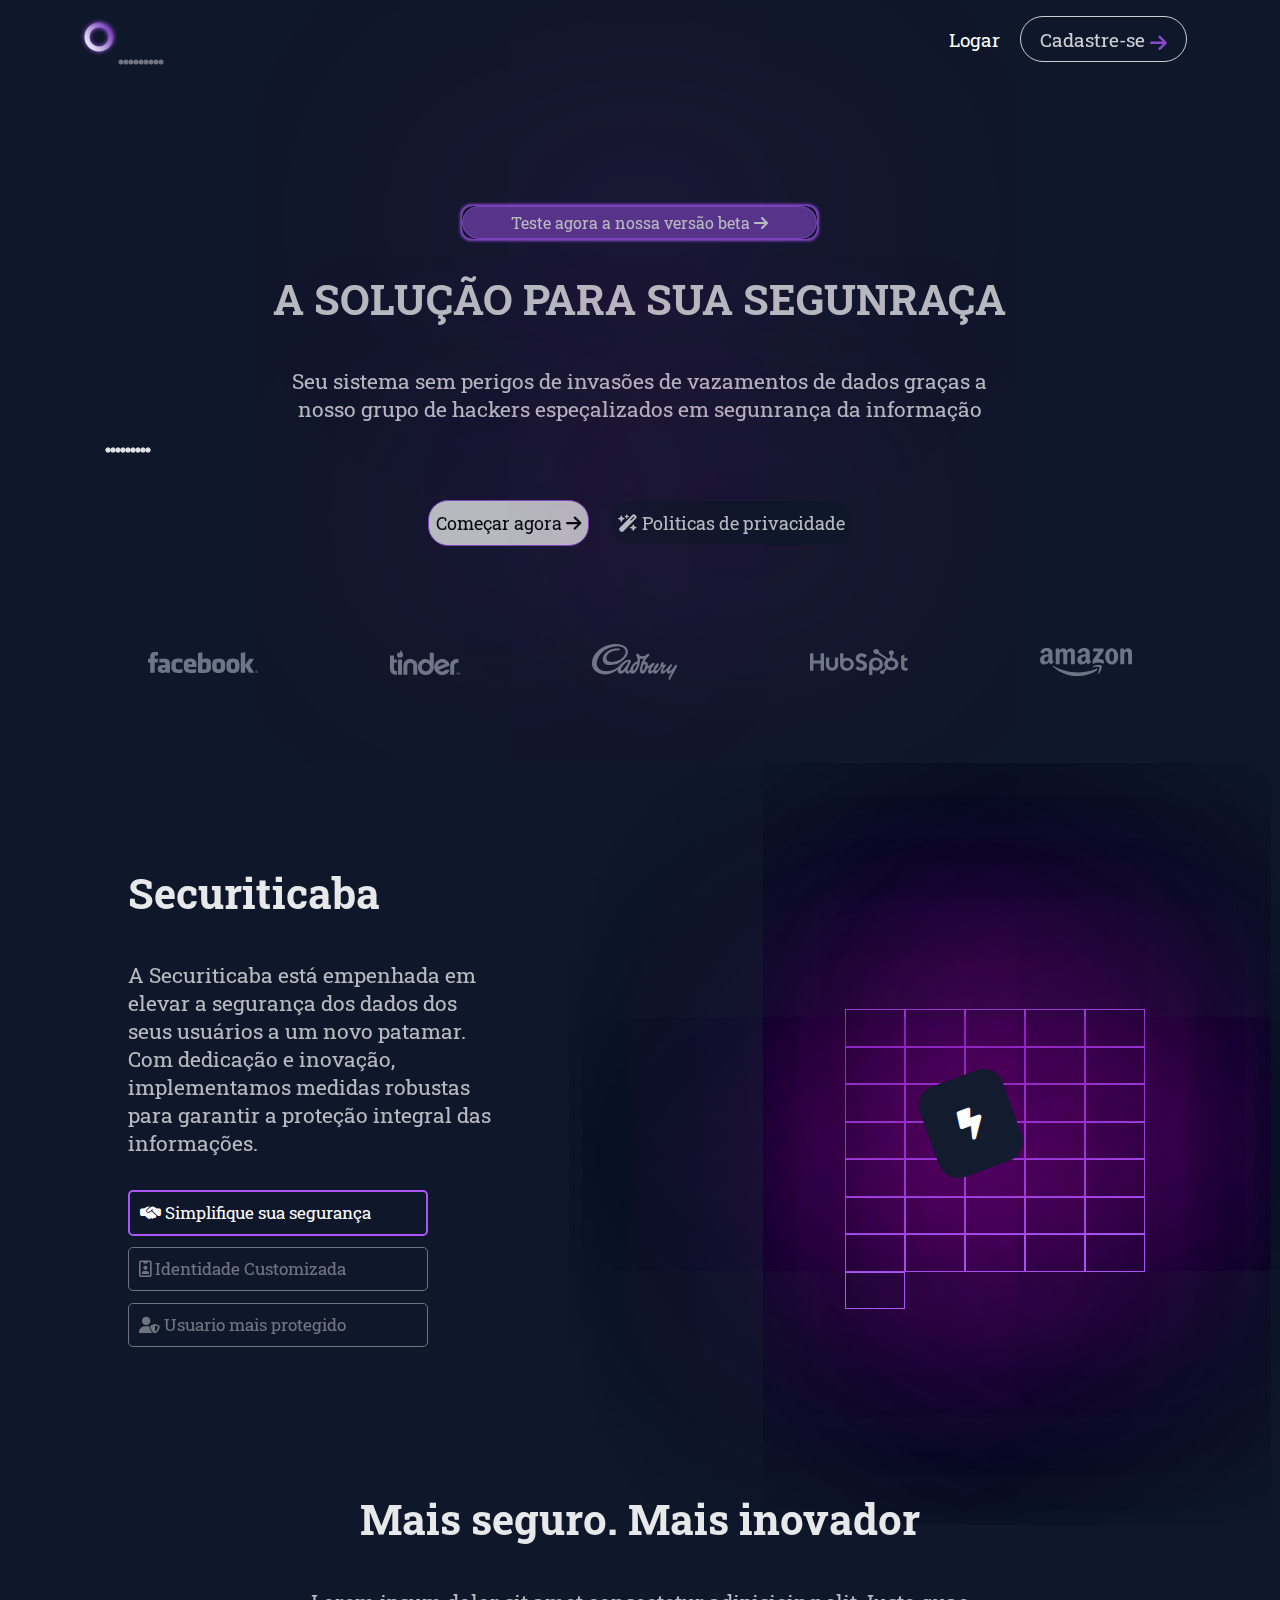
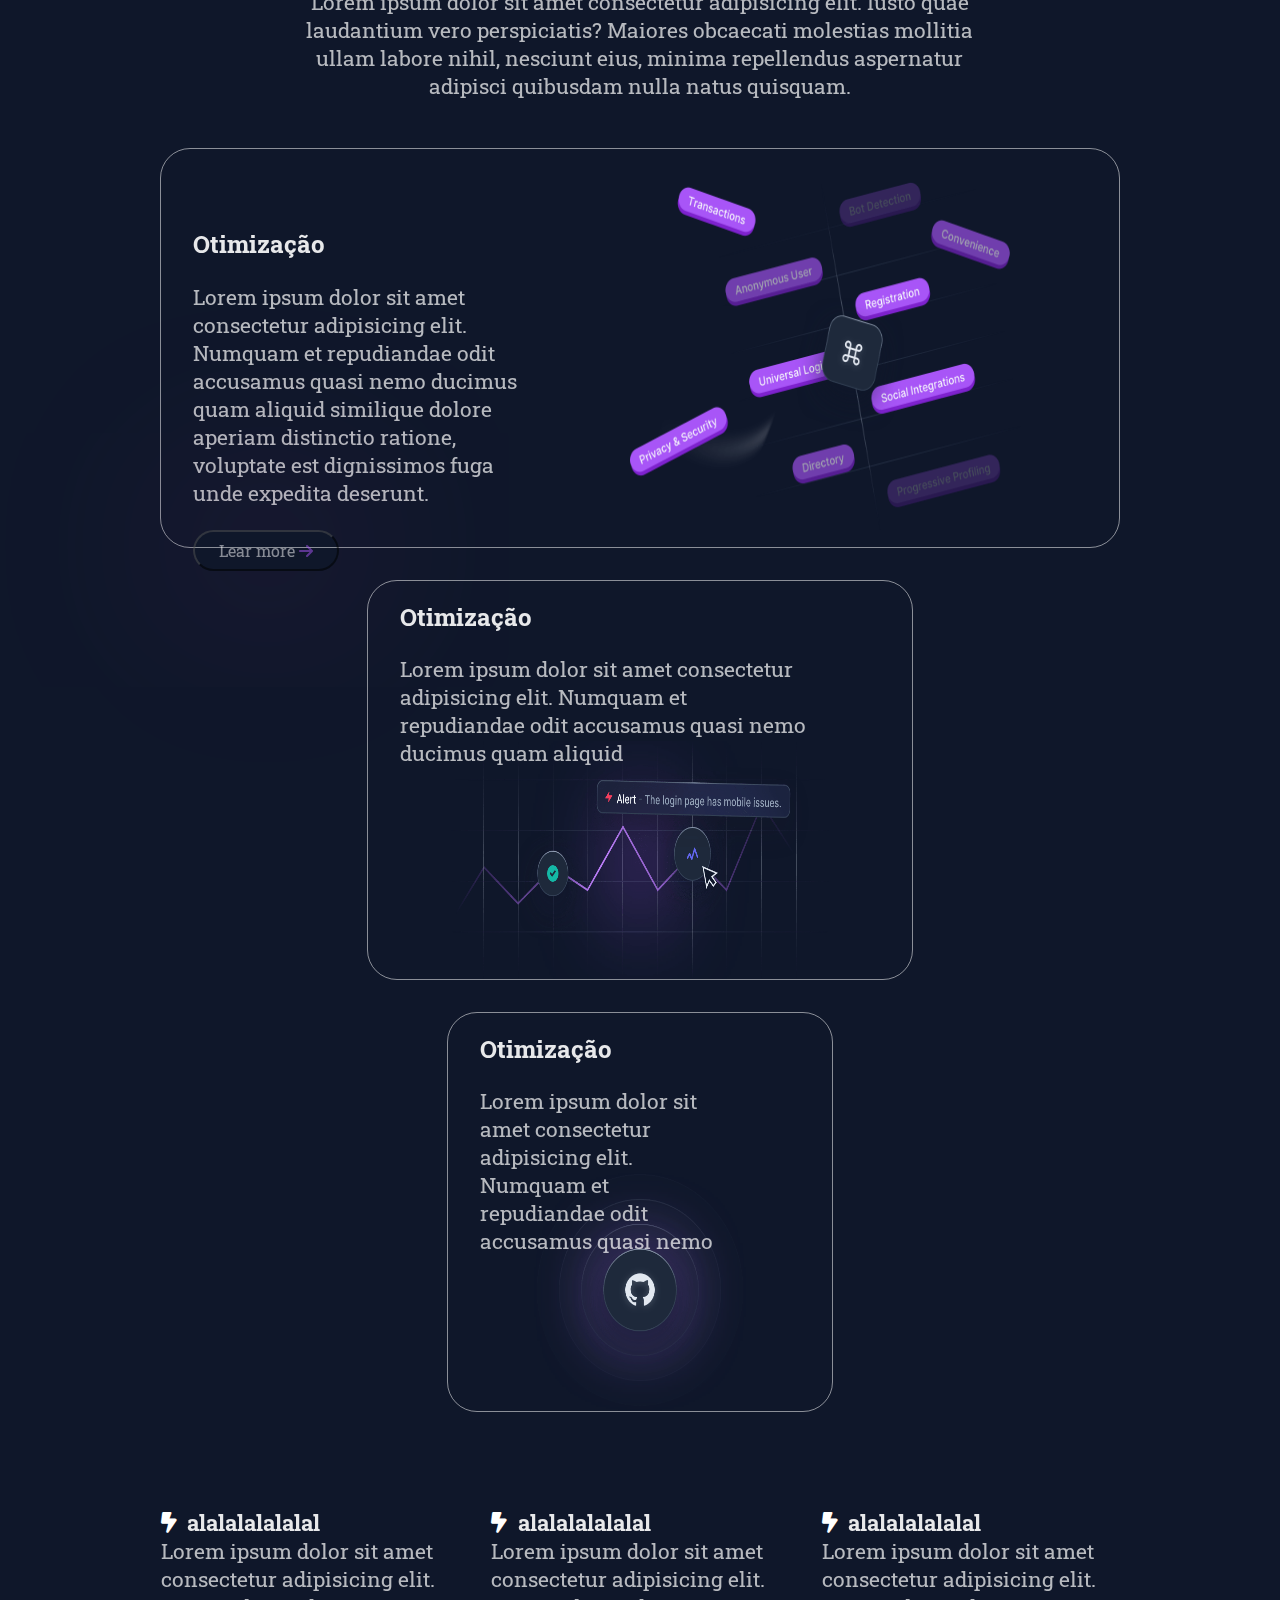
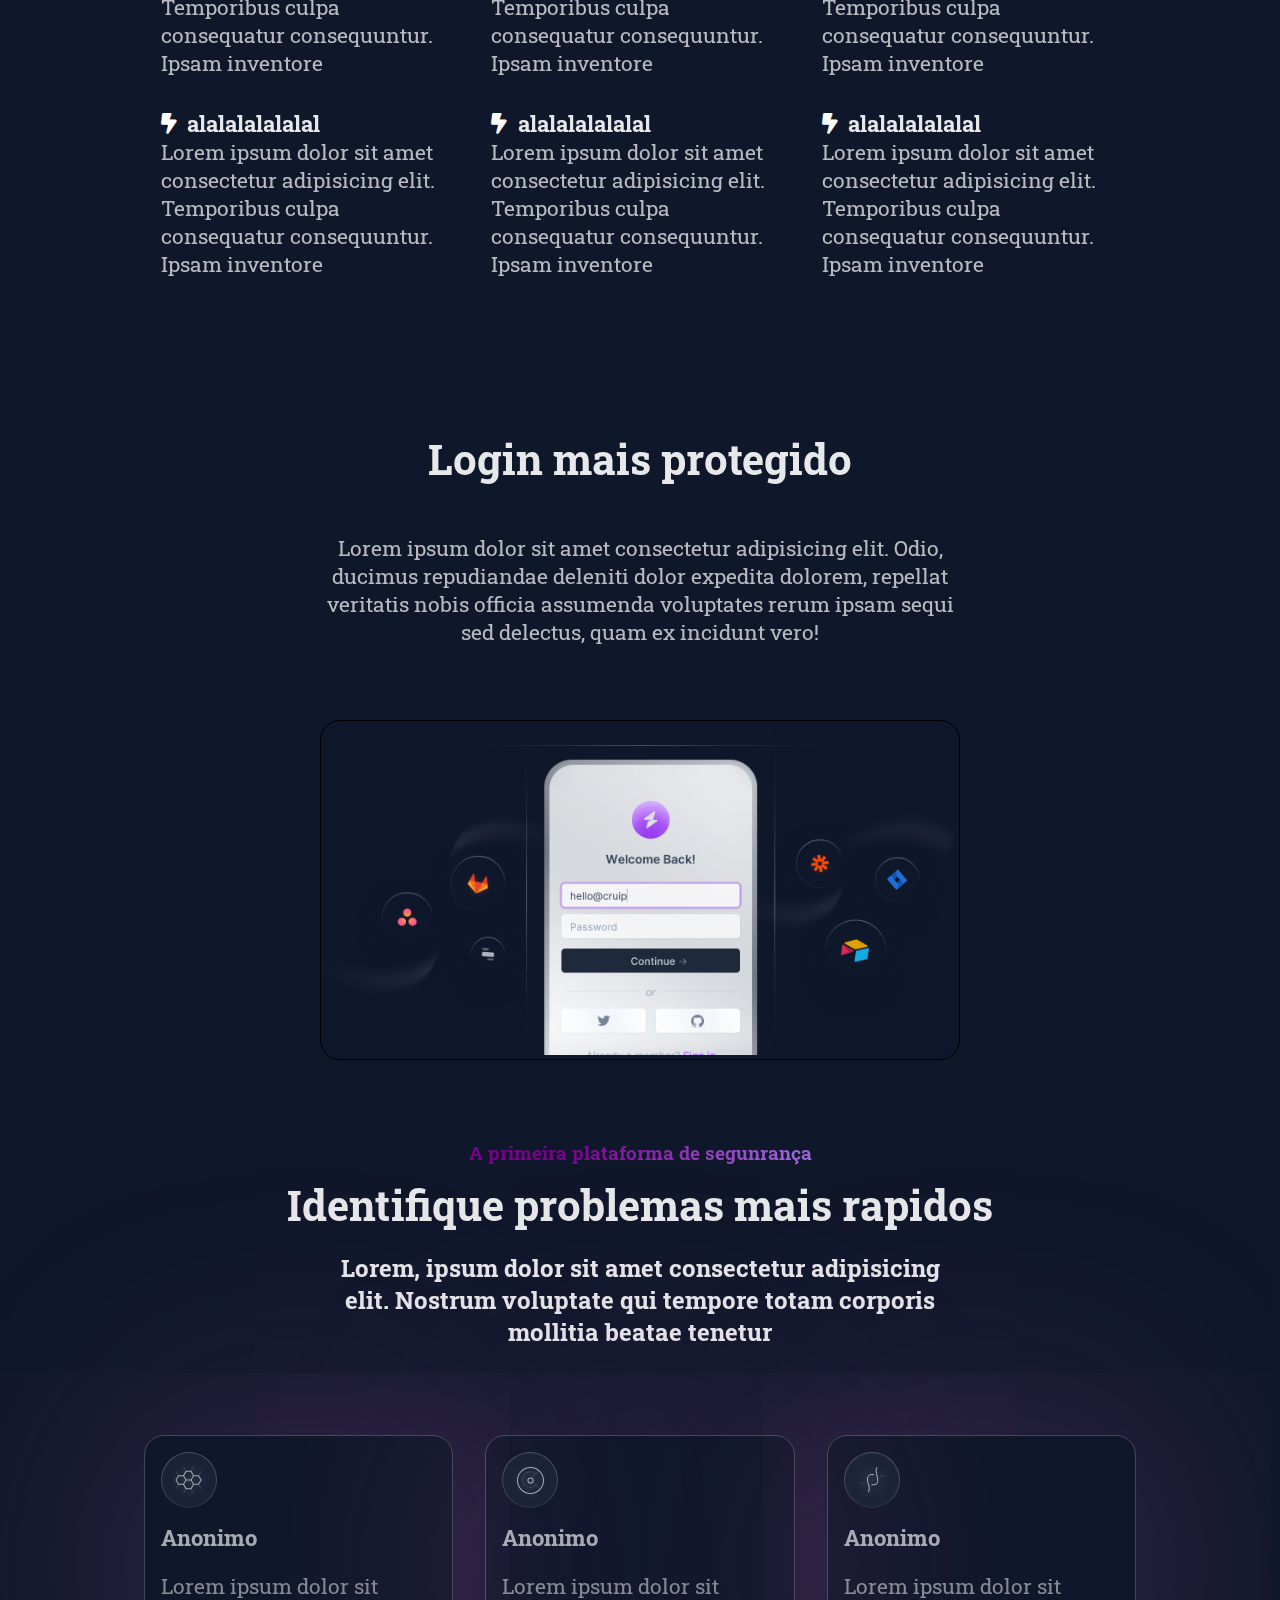
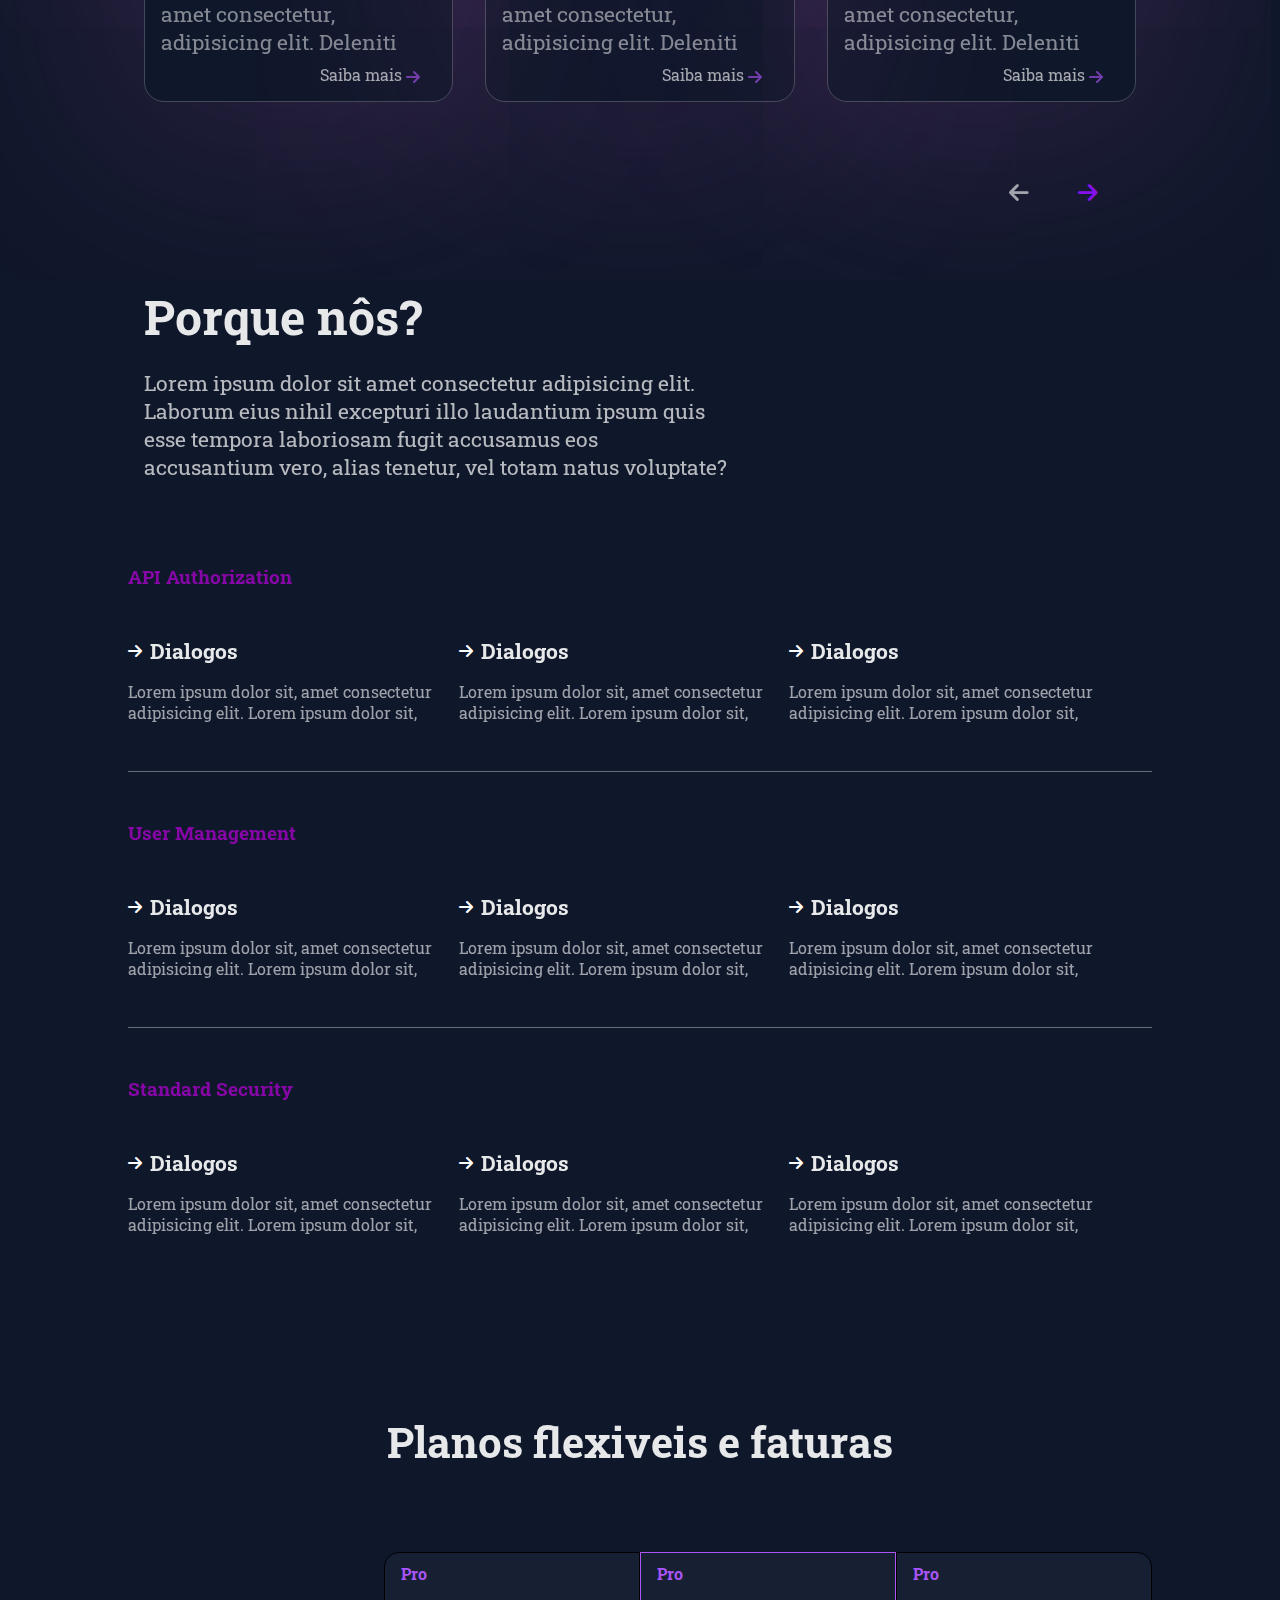
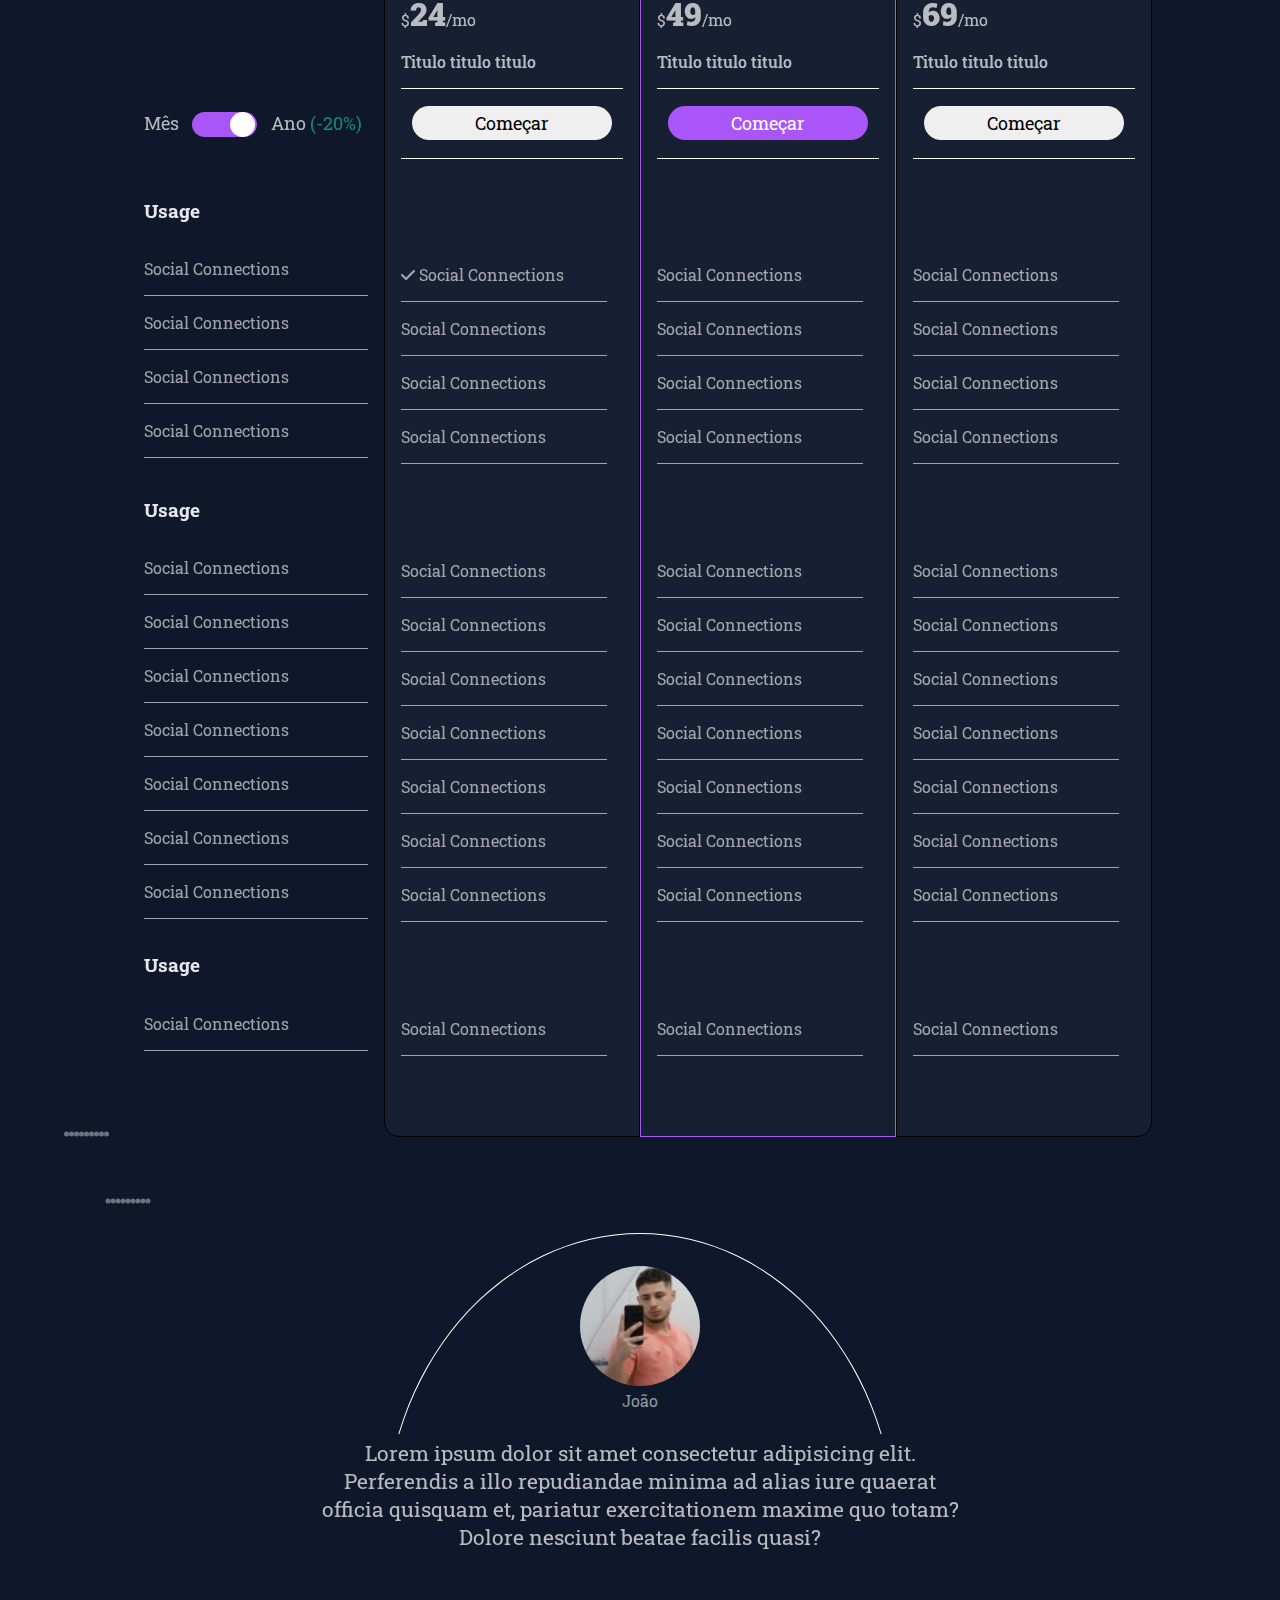
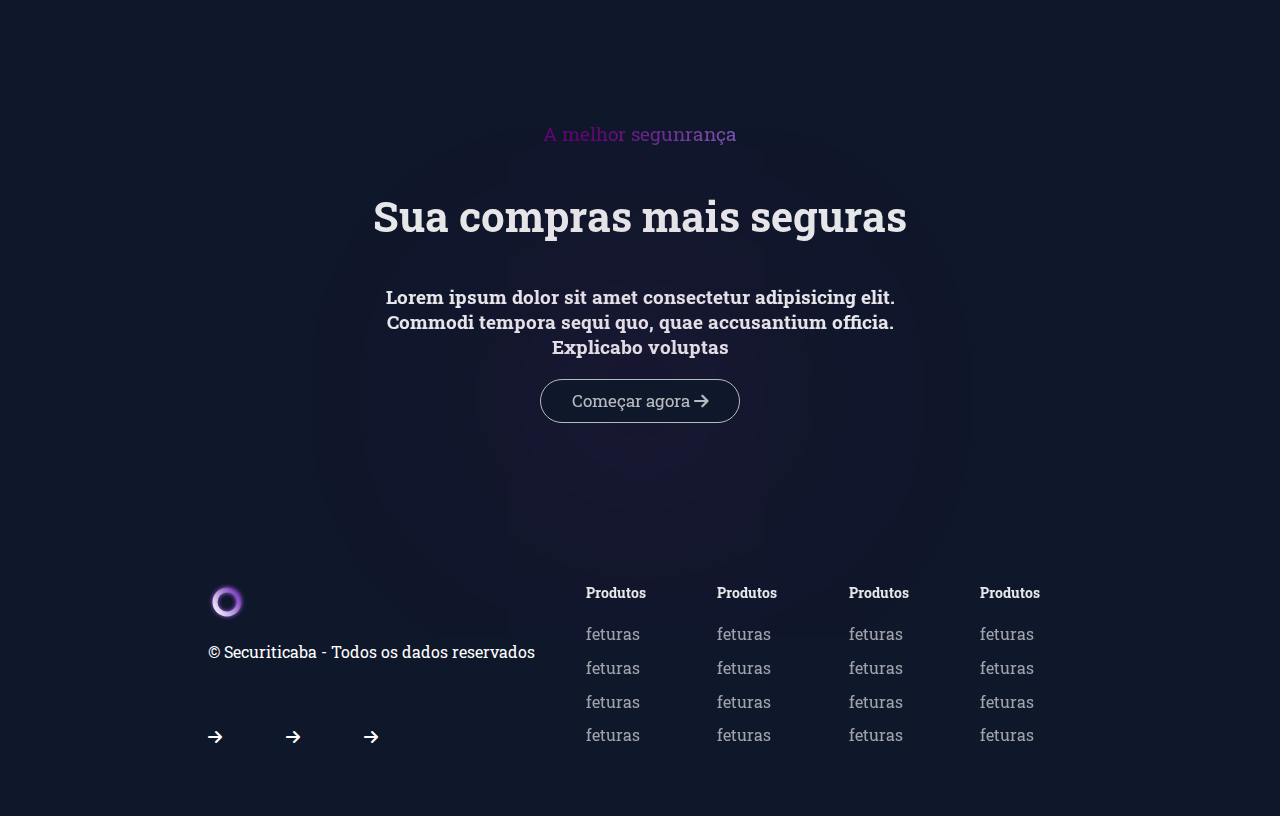
<file: index.html>
<!DOCTYPE html>
<html lang="en">
  <head>
    <meta charset="UTF-8" />
    <meta name="viewport" content="width=device-width, initial-scale=1.0" />
    <title>Document</title>
    <link rel="stylesheet" href="./style/home.css" />
    <link
      rel="stylesheet"
      href="https://cdnjs.cloudflare.com/ajax/libs/font-awesome/6.4.2/css/all.min.css"
    />
    <link rel="preconnect" href="https://fonts.googleapis.com" />
    <link rel="preconnect" href="https://fonts.gstatic.com" crossorigin />
    <link
      href="https://fonts.googleapis.com/css2?family=Merriweather:ital,wght@0,300;0,400;0,700;0,900;1,300;1,400;1,700;1,900&family=Playfair+Display:ital,wght@0,400;0,500;0,600;0,700;0,800;0,900;1,400;1,500;1,600;1,700;1,800;1,900&family=Roboto+Slab:wght@100;200;300;400;500;600;700;800;900&display=swap"
      rel="stylesheet"
    />
  </head>
  <body>
    <header class="content">
      <div class="top-header">
        <div class="logo">
          <figure><img src="./images/logo.svg" alt="" /></figure>
        </div>

        <nav>
          <ul>
            <li><a href="./pages/login.html">Logar</a></li>
            <li><a href="./pages/cadastrar.html">Cadastre-se</a> <i class="fa-solid fa-arrow-right"></i></li>
          </ul>
        </nav>
      </div>

      <div class="cont">
        <div class="bols">
          <div class="bol" style="--i: 111"></div>
          <div class="bol" style="--i: 200"></div>
          <div class="bol" style="--i: 141"></div>
          <div class="bol" style="--i: 11"></div>
          <div class="bol" style="--i: 20"></div>
          <div class="bol" style="--i: 401"></div>
          <div class="bol" style="--i: 26"></div>
          <div class="bol" style="--i: 60"></div>
          <div class="bol" style="--i: 30"></div>
        </div>
      </div>

      <div class="description-header">
        <button>
          Teste agora a nossa versão beta
          <i class="fa-solid fa-arrow-right"></i>
        </button>
        <h1>A SOLUÇÃO PARA SUA SEGUNRAÇA</h1>
        <p>
          Seu sistema sem perigos de invasões de vazamentos de dados graças a
          nosso grupo de hackers espeçalizados em segunrança da informação
        </p>
        <button>Começar agora <i class="fa-solid fa-arrow-right"></i></button>
        <button>
          <i class="fa-solid fa-wand-magic-sparkles"></i> Politicas de
          privacidade
        </button>
      </div>
      <!--description-header-->
      <div class="bols">
        <div class="bol" style="--i: 111"></div>
        <div class="bol" style="--i: 200"></div>
        <div class="bol" style="--i: 141"></div>
        <div class="bol" style="--i: 11"></div>
        <div class="bol" style="--i: 10"></div>
        <div class="bol" style="--i: 201"></div>
        <div class="bol" style="--i: 26"></div>
        <div class="bol" style="--i: 60"></div>
        <div class="bol" style="--i: 30"></div>
      </div>
    </header>

    <main class="content">
      <section class="sponsors">
        <div class="sponsors-single">
          <figure><img src="./images/client-01.svg" alt="" /></figure>
        </div>
        <div class="sponsors-single">
          <figure><img src="./images/client-02.svg" alt="" /></figure>
        </div>
        <div class="sponsors-single">
          <figure><img src="./images/client-04.svg" alt="" /></figure>
        </div>
        <div class="sponsors-single">
          <figure><img src="./images/client-08.svg" alt="" /></figure>
        </div>
        <div class="sponsors-single">
          <figure><img src="./images/client-09.svg" alt="" /></figure>
        </div>
      </section>

      <section class="categorys">
        <div class="description-categorys">
          <h1>Securiticaba</h1>
          <p>
            A <span>Securiticaba </span> está empenhada em elevar a segurança
            dos dados dos seus usuários a um novo patamar. Com dedicação e
            inovação, implementamos medidas robustas para garantir a proteção
            integral das informações.
          </p>
          <div class="butons-categorys">
            <button>
              <i class="fa-solid fa-handshake-simple"></i> Simplifique sua
              segurança
            </button>
            <button>
              <i class="fa-regular fa-id-badge"></i> Identidade Customizada
            </button>
            <button>
              <i class="fa-solid fa-user-shield"></i> Usuario mais protegido
            </button>
          </div>
          
        </div>
        <!--description-categorys-->

        <div class="image-categorys">
          <div class="images-quads"></div>
          <div class="images-quads"></div>
          <div class="images-quads"></div>
          <div class="images-quads"></div>
          <div class="images-quads"></div>
          <div class="images-quads"></div>
          <div class="images-quads"></div>
          <div class="images-quads"></div>
          <div class="images-quads"></div>
          <div class="images-quads"></div>
          <div class="images-quads"></div>
          <div class="images-quads"></div>
          <div class="images-quads"></div>
          <div class="images-quads"></div>
          <div class="images-quads"></div>
          <div class="images-quads"></div>
          <div class="images-quads"></div>
          <div class="images-quads"></div>
          <div class="images-quads"></div>
          <div class="images-quads"></div>
          <div class="images-quads"></div>
          <div class="images-quads"></div>
          <div class="images-quads"></div>
          <div class="images-quads"></div>
          <div class="images-quads"></div>
          <div class="images-quads"></div>
          <div class="images-quads"></div>
          <div class="images-quads"></div>
          <div class="images-quads"></div>
          <div class="images-quads"></div>
          <div class="images-quads"></div>
          <div class="images-quads"></div>
          <div class="images-quads"></div>
          <div class="images-quads"></div>
          <div class="images-quads"></div>
          <div class="images-quads"></div>
          <figure><i class="fa-solid fa-bolt-lightning"></i></figure>
        </div>
        <div class="bols">
          <div class="bol" style="--i: 111"></div>
          <div class="bol" style="--i: 200"></div>
          <div class="bol" style="--i: 141"></div>
          <div class="bol" style="--i: 11"></div>
          <div class="bol" style="--i: 10"></div>
          <div class="bol" style="--i: 201"></div>
          <div class="bol" style="--i: 26"></div>
          <div class="bol" style="--i: 60"></div>
          <div class="bol" style="--i: 30"></div>
        </div>
        <div class="bols">
          <div class="bol" style="--i: 111"></div>
          <div class="bol" style="--i: 200"></div>
          <div class="bol" style="--i: 141"></div>
          <div class="bol" style="--i: 11"></div>
          <div class="bol" style="--i: 10"></div>
          <div class="bol" style="--i: 201"></div>
          <div class="bol" style="--i: 26"></div>
          <div class="bol" style="--i: 60"></div>
          <div class="bol" style="--i: 30"></div>
        </div>
      </section>
      <!--categorys-->

      <section class="about">
        <div class="title-about">
          <h1>Mais seguro. Mais inovador</h1>
          <p>
            Lorem ipsum dolor sit amet consectetur adipisicing elit. Iusto quae
            laudantium vero perspiciatis? Maiores obcaecati molestias mollitia
            ullam labore nihil, nesciunt eius, minima repellendus aspernatur
            adipisci quibusdam nulla natus quisquam.
          </p>
        </div>
        <!--title-about-->

        <div class="banner-about">
          <div class="banner-item full-width">
            <figure><img src="./images/feature-image-01.png" alt="" /></figure>
            <div class="description-banner-about">
              <h3>Otimização</h3>
              <p>
                Lorem ipsum dolor sit amet consectetur adipisicing elit. Numquam
                et repudiandae odit accusamus quasi nemo ducimus quam aliquid
                similique dolore aperiam distinctio ratione, voluptate est
                dignissimos fuga unde expedita deserunt.
              </p>
              <button>Lear more <i class="fa-solid fa-arrow-right"></i></button>
            </div>
          </div>
          <div class="banner-item sixty-percent">
            <figure><img src="./images/feature-image-02.png" alt="" /></figure>
            <div class="description-banner-about">
              <h3>Otimização</h3>
              <p>
                Lorem ipsum dolor sit amet consectetur adipisicing elit. Numquam
                et repudiandae odit accusamus quasi nemo ducimus quam aliquid
              </p>
            </div>
          </div>
          <div class="banner-item forty-percent">
            <figure><img src="./images/feature-image-03.png" alt="" /></figure>
            <div class="description-banner-about">
              <h3>Otimização</h3>
              <p>
                Lorem ipsum dolor sit amet consectetur adipisicing elit. Numquam
                et repudiandae odit accusamus quasi nemo
              </p>
            </div>
          </div>
        </div>

        <div class="categorys-banner-about">
          <div class="categorys-single-banner">
            <div class="title">
              <i class="fa-solid fa-bolt-lightning"></i>
              <h1>alalalalalalal</h1>
            </div>

            <div class="description-categorys-single-banner">
              <p>
                Lorem ipsum dolor sit amet consectetur adipisicing elit.
                Temporibus culpa consequatur consequuntur. Ipsam inventore
              </p>
            </div>
          </div>
          <div class="categorys-single-banner">
            <div class="title">
              <i class="fa-solid fa-bolt-lightning"></i>
              <h1>alalalalalalal</h1>
            </div>

            <div class="description-categorys-single-banner">
              <p>
                Lorem ipsum dolor sit amet consectetur adipisicing elit.
                Temporibus culpa consequatur consequuntur. Ipsam inventore
              </p>
            </div>
          </div>
          <div class="categorys-single-banner">
            <div class="title">
              <i class="fa-solid fa-bolt-lightning"></i>
              <h1>alalalalalalal</h1>
            </div>

            <div class="description-categorys-single-banner">
              <p>
                Lorem ipsum dolor sit amet consectetur adipisicing elit.
                Temporibus culpa consequatur consequuntur. Ipsam inventore
              </p>
            </div>
          </div>
          <div class="categorys-single-banner">
            <div class="title">
              <i class="fa-solid fa-bolt-lightning"></i>
              <h1>alalalalalalal</h1>
            </div>

            <div class="description-categorys-single-banner">
              <p>
                Lorem ipsum dolor sit amet consectetur adipisicing elit.
                Temporibus culpa consequatur consequuntur. Ipsam inventore
              </p>
            </div>
          </div>
          <div class="categorys-single-banner">
            <div class="title">
              <i class="fa-solid fa-bolt-lightning"></i>
              <h1>alalalalalalal</h1>
            </div>

            <div class="description-categorys-single-banner">
              <p>
                Lorem ipsum dolor sit amet consectetur adipisicing elit.
                Temporibus culpa consequatur consequuntur. Ipsam inventore
              </p>
            </div>
          </div>
          <div class="categorys-single-banner">
            <div class="title">
              <i class="fa-solid fa-bolt-lightning"></i>
              <h1>alalalalalalal</h1>
            </div>

            <div class="description-categorys-single-banner">
              <p>
                Lorem ipsum dolor sit amet consectetur adipisicing elit.
                Temporibus culpa consequatur consequuntur. Ipsam inventore
              </p>
            </div>
          </div>
        </div>
      </section>
      <!--about-->

      <section class="box-login">
        <div class="title-box-login">
          <h1>Login mais protegido</h1>
          <p>
            Lorem ipsum dolor sit amet consectetur adipisicing elit. Odio,
            ducimus repudiandae deleniti dolor expedita dolorem, repellat
            veritatis nobis officia assumenda voluptates rerum ipsam sequi sed
            delectus, quam ex incidunt vero!
          </p>
        </div>

        <figure>
          <img src="./images/feature-image-04.png" alt="" />
        </figure>
      </section>

      <section class="problems">
        <div class="title">
          <h2>A primeira plataforma de segunrança</h2>
          <h1>Identifique problemas mais rapidos</h1>
          <h3>
            Lorem, ipsum dolor sit amet consectetur adipisicing elit. Nostrum
            voluptate qui tempore totam corporis mollitia beatae tenetur
          </h3>
        </div>

        <div class="box-problems-wraper">
          <div class="box-problems">
            <figure><img src="./images/carousel-icon-01.svg" alt="" /></figure>
            <h2>Anonimo</h2>
            <p>
              Lorem ipsum dolor sit amet consectetur, adipisicing elit. Deleniti
            </p>
            <span>Saiba mais <i class="fa-solid fa-arrow-right"></i></span>
          </div>
          <div class="box-problems">
            <figure><img src="./images/carousel-icon-02.svg" alt="" /></figure>
            <h2>Anonimo</h2>
            <p>
              Lorem ipsum dolor sit amet consectetur, adipisicing elit. Deleniti
            </p>
            <span>Saiba mais <i class="fa-solid fa-arrow-right"></i></span>
          </div>
          <div class="box-problems">
            <figure><img src="./images/carousel-icon-03.svg" alt="" /></figure>
            <h2>Anonimo</h2>
            <p>
              Lorem ipsum dolor sit amet consectetur, adipisicing elit. Deleniti
            </p>
            <span>Saiba mais <i class="fa-solid fa-arrow-right"></i></span>
          </div>
        </div>

        <div class="arrows-slide">
          <i class="fa-solid fa-arrow-left"></i>
          <i class="fa-solid fa-arrow-right"></i>
        </div>
      </section>

      <section class="because-we">
        <div class="title-because">
          <h1>Porque nôs?</h1>
          <p>
            Lorem ipsum dolor sit amet consectetur adipisicing elit. Laborum
            eius nihil excepturi illo laudantium ipsum quis esse tempora
            laboriosam fugit accusamus eos accusantium vero, alias tenetur, vel
            totam natus voluptate?
          </p>
        </div>

        <div class="motivos">
          <h1>API Authorization</h1>
          <div class="motivos-single">
            <div class="motivos-single-categorys">
              <i class="fa-solid fa-arrow-right"></i>
              <h3>Dialogos</h3>
              <p>
                Lorem ipsum dolor sit, amet consectetur adipisicing elit. Lorem
                ipsum dolor sit,
              </p>
            </div>
            <div class="motivos-single-categorys">
              <i class="fa-solid fa-arrow-right"></i>
              <h3>Dialogos</h3>
              <p>
                Lorem ipsum dolor sit, amet consectetur adipisicing elit. Lorem
                ipsum dolor sit,
              </p>
            </div>
            <div class="motivos-single-categorys">
              <i class="fa-solid fa-arrow-right"></i>
              <h3>Dialogos</h3>
              <p>
                Lorem ipsum dolor sit, amet consectetur adipisicing elit. Lorem
                ipsum dolor sit,
              </p>
            </div>
          </div>
          <h1>User Management</h1>
          <div class="motivos-single">
            <div class="motivos-single-categorys">
              <i class="fa-solid fa-arrow-right"></i>
              <h3>Dialogos</h3>
              <p>
                Lorem ipsum dolor sit, amet consectetur adipisicing elit. Lorem
                ipsum dolor sit,
              </p>
            </div>
            <div class="motivos-single-categorys">
              <i class="fa-solid fa-arrow-right"></i>
              <h3>Dialogos</h3>
              <p>
                Lorem ipsum dolor sit, amet consectetur adipisicing elit. Lorem
                ipsum dolor sit,
              </p>
            </div>
            <div class="motivos-single-categorys">
              <i class="fa-solid fa-arrow-right"></i>
              <h3>Dialogos</h3>
              <p>
                Lorem ipsum dolor sit, amet consectetur adipisicing elit. Lorem
                ipsum dolor sit,
              </p>
            </div>
          </div>
          <h1>Standard Security</h1>
          <div class="motivos-single">
            <div class="motivos-single-categorys">
              <i class="fa-solid fa-arrow-right"></i>
              <h3>Dialogos</h3>
              <p>
                Lorem ipsum dolor sit, amet consectetur adipisicing elit. Lorem
                ipsum dolor sit,
              </p>
            </div>
            <div class="motivos-single-categorys">
              <i class="fa-solid fa-arrow-right"></i>
              <h3>Dialogos</h3>
              <p>
                Lorem ipsum dolor sit, amet consectetur adipisicing elit. Lorem
                ipsum dolor sit,
              </p>
            </div>
            <div class="motivos-single-categorys">
              <i class="fa-solid fa-arrow-right"></i>
              <h3>Dialogos</h3>
              <p>
                Lorem ipsum dolor sit, amet consectetur adipisicing elit. Lorem
                ipsum dolor sit,
              </p>
            </div>
          </div>
        </div>
      </section>

      <section class="plans">
        <div class="tilte-plans">
          <h1>Planos flexiveis e faturas</h1>
        </div>

        <div class="cards-plans">
          <div class="plans">
            <div class="head-plans">
              <p>Mês</p>
              <button><div class="bol-button"></div></button>
              <p>Ano <span>(-20%)</span></p>
            </div>

            <div class="body-plans">
              <ul>
                <h1>Usage</h1>
                <li>Social Connections</li>
                <li>Social Connections</li>
                <li>Social Connections</li>
                <li>Social Connections</li>
              </ul>
              <ul>
                <h1>Usage</h1>
                <li>Social Connections</li>
                <li>Social Connections</li>
                <li>Social Connections</li>
                <li>Social Connections</li>
                <li>Social Connections</li>
                <li>Social Connections</li>
                <li>Social Connections</li>
              </ul>
              <ul>
                <h1>Usage</h1>
                <li>Social Connections</li>
              </ul>
            </div>
          </div>
          <div class="plans">
            <div class="head-plans">
              <h4>Pro</h4>
              <p>$<span>24</span>/mo</p>
              <span>Titulo titulo titulo</span>
              <div class="button-buy">
                <button>Começar</button>
              </div>
            </div>
            <div class="body-plans">
              <ul>
                <li><i class="fa-solid fa-check"></i> Social Connections</li>
                <li>Social Connections</li>
                <li>Social Connections</li>
                <li>Social Connections</li>
              </ul>
              <ul>
                <li>Social Connections</li>
                <li>Social Connections</li>
                <li>Social Connections</li>
                <li>Social Connections</li>
                <li>Social Connections</li>
                <li>Social Connections</li>
                <li>Social Connections</li>
              </ul>
              <ul>
                <li>Social Connections</li>
              </ul>
            </div>
          </div>
          <div class="plans">
            <div class="head-plans">
              <h4>Pro</h4>
              <p>$<span>49</span>/mo</p>
              <span>Titulo titulo titulo</span>
              <div class="button-buy">
                <button>Começar</button>
              </div>
            </div>
            <div class="body-plans">
              <ul>
                <li>Social Connections</li>
                <li>Social Connections</li>
                <li>Social Connections</li>
                <li>Social Connections</li>
              </ul>
              <ul>
                <li>Social Connections</li>
                <li>Social Connections</li>
                <li>Social Connections</li>
                <li>Social Connections</li>
                <li>Social Connections</li>
                <li>Social Connections</li>
                <li>Social Connections</li>
              </ul>
              <ul>
                <li>Social Connections</li>
              </ul>
            </div>
          </div>
          <div class="plans">
            <div class="head-plans">
              <h4>Pro</h4>
              <p>$<span>69</span>/mo</p>
              <span>Titulo titulo titulo</span>
              <div class="button-buy">
                <button>Começar</button>
              </div>
            </div>
            <div class="body-plans">
              <ul>
                <li>Social Connections</li>
                <li>Social Connections</li>
                <li>Social Connections</li>
                <li>Social Connections</li>
              </ul>
              <ul>
                <li>Social Connections</li>
                <li>Social Connections</li>
                <li>Social Connections</li>
                <li>Social Connections</li>
                <li>Social Connections</li>
                <li>Social Connections</li>
                <li>Social Connections</li>
              </ul>
              <ul>
                <li>Social Connections</li>
              </ul>
            </div>
          </div>
        </div>
      </section>

      <section class="develops">
        <div class="develops-wraper">
          <figure>
            <img src="./images/joaototoso.png" alt="" />
            <figcaption>João</figcaption>
          </figure>
          <figure>
            <img src="./images/gigantinho.png" alt="" />
            <figcaption>Gledson</figcaption>
          </figure>
        </div>
        <!--develops-wraper-->
        <div class="bols">
          <div class="bol" style="--i: 111"></div>
          <div class="bol" style="--i: 200"></div>
          <div class="bol" style="--i: 141"></div>
          <div class="bol" style="--i: 11"></div>
          <div class="bol" style="--i: 20"></div>
          <div class="bol" style="--i: 401"></div>
          <div class="bol" style="--i: 26"></div>
          <div class="bol" style="--i: 60"></div>
          <div class="bol" style="--i: 30"></div>
        </div>
        <div class="description-develop">
          <div class="bols">
            <div class="bol" style="--i: 111"></div>
            <div class="bol" style="--i: 200"></div>
            <div class="bol" style="--i: 141"></div>
            <div class="bol" style="--i: 11"></div>
            <div class="bol" style="--i: 10"></div>
            <div class="bol" style="--i: 201"></div>
            <div class="bol" style="--i: 26"></div>
            <div class="bol" style="--i: 60"></div>
            <div class="bol" style="--i: 30"></div>
          </div>
          <p>
            Lorem ipsum dolor sit amet consectetur adipisicing elit. Perferendis
            a illo repudiandae minima ad alias iure quaerat officia quisquam et,
            pariatur exercitationem maxime quo totam? Dolore nesciunt beatae
            facilis quasi?
          </p>
        </div>
      </section>
      <!--develops-->

      <section class="banner-control">
        <p>A melhor segunrança</p>
        <h1>Sua compras mais seguras</h1>
        <h2>
          Lorem ipsum dolor sit amet consectetur adipisicing elit. Commodi
          tempora sequi quo, quae accusantium officia. Explicabo voluptas
        </h2>
        <button>Começar agora <i class="fa-solid fa-arrow-right"></i></button>
      </section>

      <div class="bols">
        <div class="bol" style="--i: 111"></div>
        <div class="bol" style="--i: 200"></div>
        <div class="bol" style="--i: 141"></div>
        <div class="bol" style="--i: 11"></div>
        <div class="bol" style="--i: 10"></div>
        <div class="bol" style="--i: 201"></div>
        <div class="bol" style="--i: 26"></div>
        <div class="bol" style="--i: 60"></div>
        <div class="bol" style="--i: 30"></div>
      </div>
    </main>

    <footer>
      <div class="logo-footer">
        <figure>
          <img src="./images/logo.svg" alt="" />
        </figure>
        <span>&copy Securiticaba - Todos os dados reservados</span>

        <div class="icons-footer">
          <i class="fa-solid fa-arrow-right"></i
          ><i class="fa-solid fa-arrow-right"></i
          ><i class="fa-solid fa-arrow-right"></i>
        </div>
      </div>
      <!--logo-footer-->

      <div class="lists-footer">
        <ul>
          <h3>Produtos</h3>
          <li>feturas</li>
          <li>feturas</li>
          <li>feturas</li>
          <li>feturas</li>
        </ul>
        <ul>
          <h3>Produtos</h3>
          <li>feturas</li>
          <li>feturas</li>
          <li>feturas</li>
          <li>feturas</li>
        </ul>
        <ul>
          <h3>Produtos</h3>
          <li>feturas</li>
          <li>feturas</li>
          <li>feturas</li>
          <li>feturas</li>
        </ul>
        <ul>
          <h3>Produtos</h3>
          <li>feturas</li>
          <li>feturas</li>
          <li>feturas</li>
          <li>feturas</li>
        </ul>
      </div>
    </footer>
  </body>
</html>
</file>
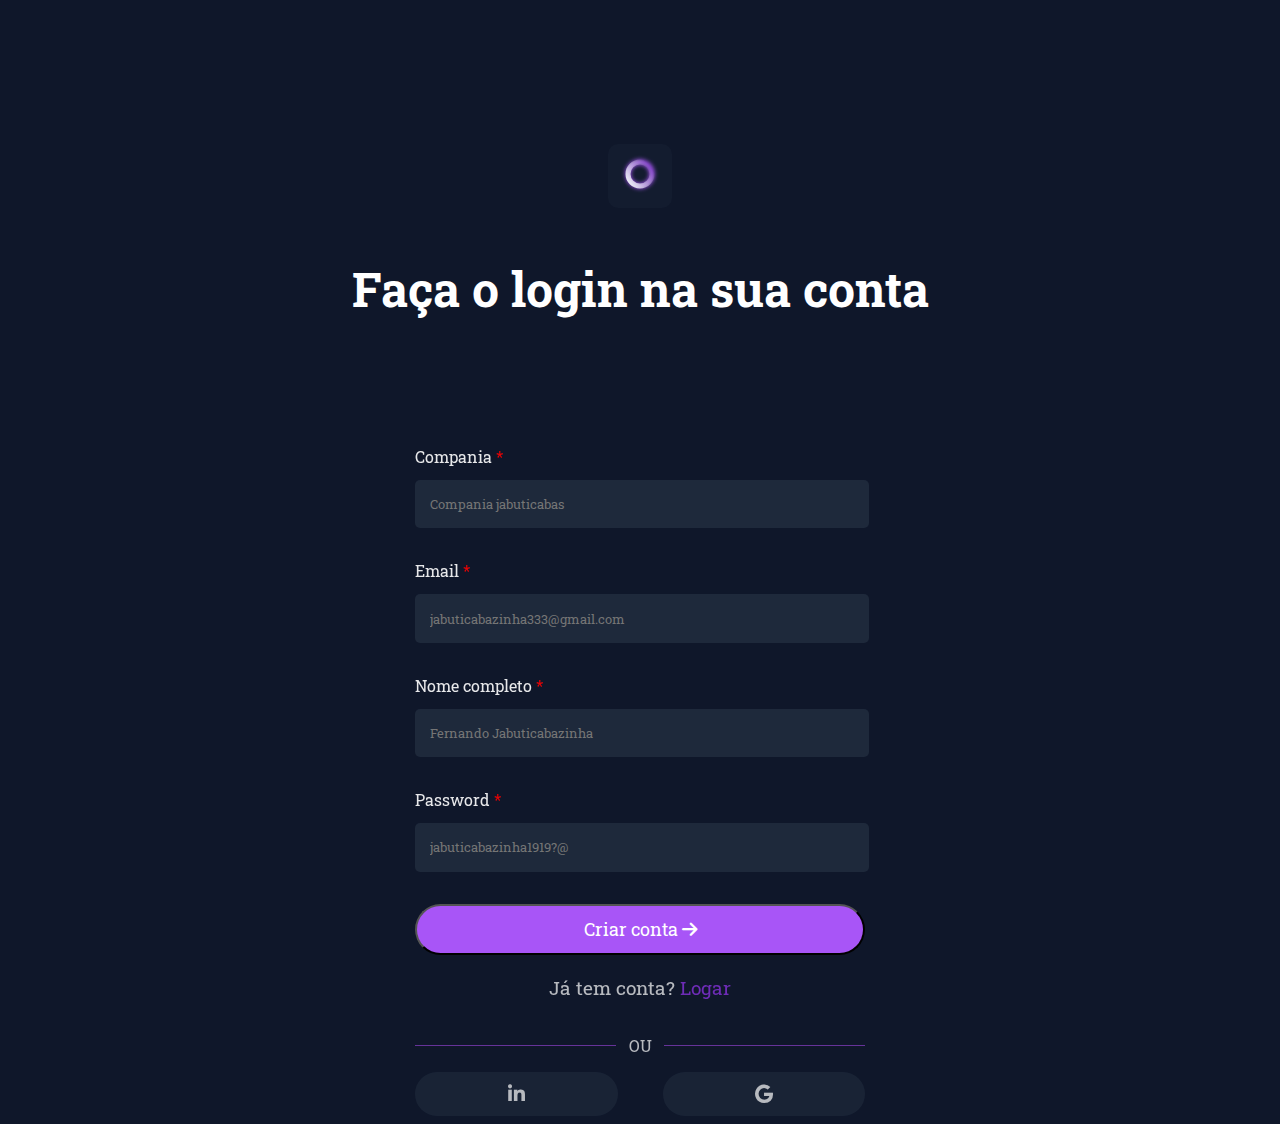
<file: pages/cadastrar.html>
<!DOCTYPE html>
<html lang="en">
  <head>
    <meta charset="UTF-8" />
    <meta name="viewport" content="width=device-width, initial-scale=1.0" />
    <title>Document</title>
    <link rel="stylesheet" href="../style/cadastar.css" />
    <link
      rel="stylesheet"
      href="https://cdnjs.cloudflare.com/ajax/libs/font-awesome/6.4.2/css/all.min.css"
    />
    <link rel="preconnect" href="https://fonts.googleapis.com" />
    <link rel="preconnect" href="https://fonts.gstatic.com" crossorigin />
    <link
      href="https://fonts.googleapis.com/css2?family=Merriweather:ital,wght@0,300;0,400;0,700;0,900;1,300;1,400;1,700;1,900&family=Playfair+Display:ital,wght@0,400;0,500;0,600;0,700;0,800;0,900;1,400;1,500;1,600;1,700;1,800;1,900&family=Roboto+Slab:wght@100;200;300;400;500;600;700;800;900&display=swap"
      rel="stylesheet"
    />
  </head>
  <body>
    <div class="logo">
      <figure><img src="../images/logo.svg" alt="" /></figure>
      <h1>Faça o login na sua conta</h1>
    </div>
    <!--logo-->
    <form action="">
      <div class="single-input">
        <label for="compania">Compania <span>*</span></label>
        <input
          type="text"
          name="compania"
          id="compania"
          placeholder="Compania jabuticabas"
          required
        />
      </div>
      <!--single-input-->
      <div class="single-input">
        <label for="email">Email <span>*</span></label>
        <input
          type="email"
          name="email"
          id="email"
          placeholder="jabuticabazinha333@gmail.com"
          required
        />
      </div>
      <!--single-input-->
      <div class="single-input">
        <label for="nome">Nome completo <span>*</span></label>
        <input
          type="text"
          name="text"
          id="text"
          placeholder="Fernando Jabuticabazinha"
          required
        />
      </div>
      <!--single-input-->
      <div class="single-input">
        <label for="password">Password <span>*</span></label>
        <input
          type="password"
          name="password"
          id="password"
          placeholder="jabuticabazinha1919?@"
          required
        />
      </div>
      <!--single-input-->
      <div class="single-input">
        <button>Criar conta <i class="fa-solid fa-arrow-right"></i></button>
        <span>Já tem conta? <a href="../pages/login.html">Logar</a></span>
      </div>
      <!--single-input-->

      <div class="outros">
        <div class="or">
          <div class="barra"></div>
          <p>OU</p>
          <div class="barra"></div>
        </div>

        <div class="buttons-login">
          <button><i class="fa-brands fa-linkedin-in"></i></button>
          <button><i class="fa-brands fa-google"></i></button>
        </div>
      </div>
    </form>
  </body>
</html>
</file>
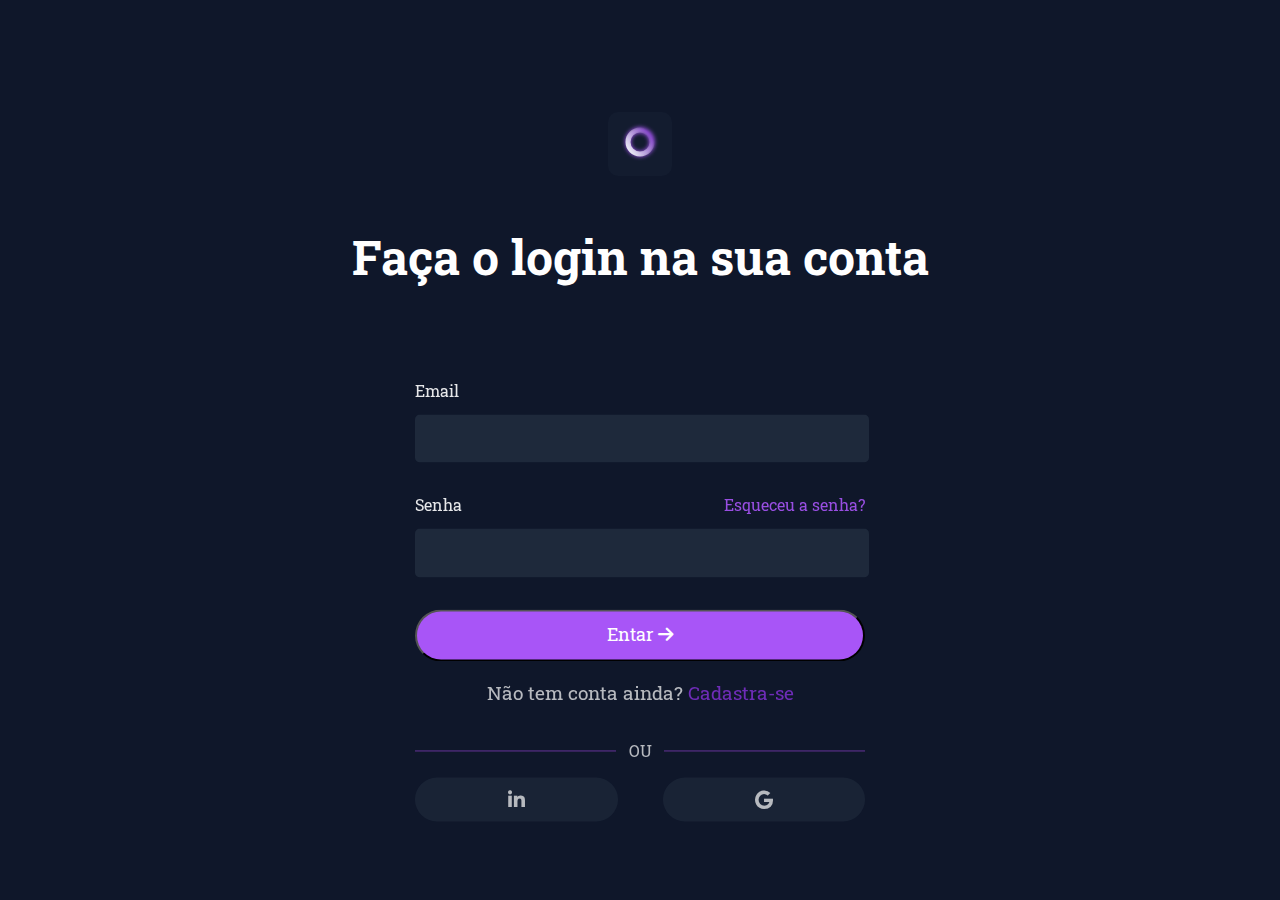
<file: pages/login.html>
<!DOCTYPE html>
<html lang="en">
  <head>
    <meta charset="UTF-8" />
    <meta name="viewport" content="width=device-width, initial-scale=1.0" />
    <title>Document</title>
    <link rel="stylesheet" href="../style/login.css" />
    <link
      rel="stylesheet"
      href="https://cdnjs.cloudflare.com/ajax/libs/font-awesome/6.4.2/css/all.min.css"
    />
    <link rel="preconnect" href="https://fonts.googleapis.com" />
    <link rel="preconnect" href="https://fonts.gstatic.com" crossorigin />
    <link
      href="https://fonts.googleapis.com/css2?family=Merriweather:ital,wght@0,300;0,400;0,700;0,900;1,300;1,400;1,700;1,900&family=Playfair+Display:ital,wght@0,400;0,500;0,600;0,700;0,800;0,900;1,400;1,500;1,600;1,700;1,800;1,900&family=Roboto+Slab:wght@100;200;300;400;500;600;700;800;900&display=swap"
      rel="stylesheet"
    />
  </head>
  <body>
    <div class="logo">
      <figure><img src="../images/logo.svg" alt="" /></figure>
      <h1>Faça o login na sua conta</h1>
    </div>
    <!--logo-->
    <form action="">
      <div class="single-input">
        <label for="email">Email</label>
        <input type="email" name="email" id="email" required/>
      </div>
      <!--single-input-->
      <div class="single-input">
        <div class="labels">
          <label for="email">Senha</label>
          <a href="../pages/senha.html">Esqueceu a senha?</a>
        </div>
        <input type="password" name="password" id="password" required />
      </div>
      <!--single-input-->
      <div class="single-input">
        <button><a href="../pages/Home.html">Entar</a> <i class="fa-solid fa-arrow-right"></i></button>
        <span
          >Não tem conta ainda?
          <a href="../pages/cadastrar.html">Cadastra-se</a></span
        >
      </div>
      <!--single-input-->

      <div class="outros">
        <div class="or">
          <div class="barra"></div>
          <p>OU</p>
          <div class="barra"></div>
        </div>

        <div class="buttons-login">
          <button><i class="fa-brands fa-linkedin-in"></i></button>
          <button><i class="fa-brands fa-google"></i></button>
        </div>
      </div>
    </form>
  </body>
</html>
</file>
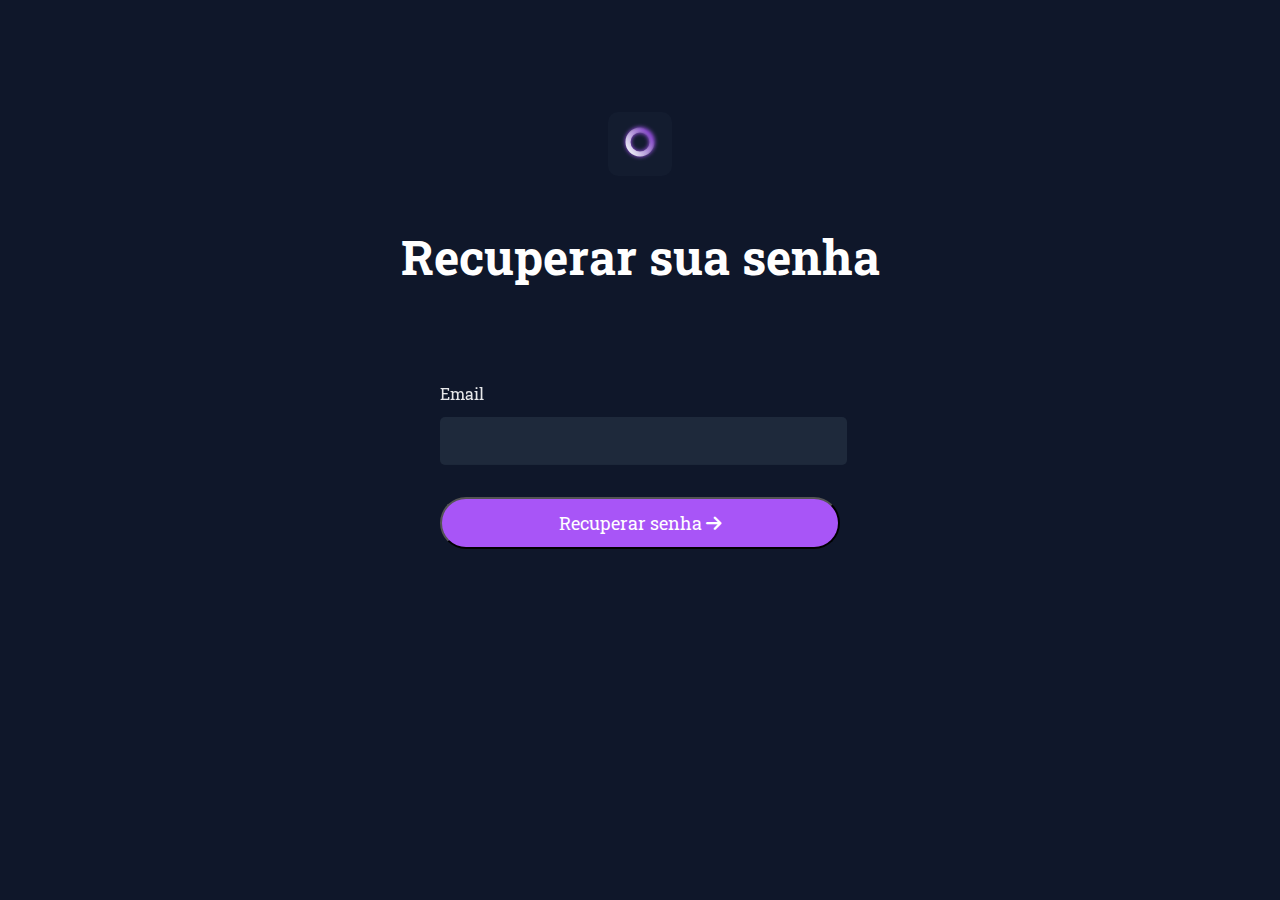
<file: pages/senha.html>
<!DOCTYPE html>
<html lang="en">
  <head>
    <meta charset="UTF-8" />
    <meta name="viewport" content="width=device-width, initial-scale=1.0" />
    <title>Document</title>
    <link rel="stylesheet" href="../style/senha.css" />
    <link
      rel="stylesheet"
      href="https://cdnjs.cloudflare.com/ajax/libs/font-awesome/6.4.2/css/all.min.css"
    />
    <link rel="preconnect" href="https://fonts.googleapis.com" />
    <link rel="preconnect" href="https://fonts.gstatic.com" crossorigin />
    <link
      href="https://fonts.googleapis.com/css2?family=Merriweather:ital,wght@0,300;0,400;0,700;0,900;1,300;1,400;1,700;1,900&family=Playfair+Display:ital,wght@0,400;0,500;0,600;0,700;0,800;0,900;1,400;1,500;1,600;1,700;1,800;1,900&family=Roboto+Slab:wght@100;200;300;400;500;600;700;800;900&display=swap"
      rel="stylesheet"
    />
  </head>
  <body>
    <div class="logo">
      <figure><img src="../images/logo.svg" alt="" /></figure>
      <h1>Recuperar sua senha</h1>
    </div>
    <!--logo-->
    <form action="">
      <div class="single-input">
        <label for="email">Email</label>
        <input type="email" name="email" id="email" required/>
      </div>
      <!--single-input-->
      <div class="single-input">
        <button>Recuperar senha <i class="fa-solid fa-arrow-right"></i></button>
      </div>
      <!--single-input-->
    </form>
  </body>
</html>
</file>
<file: style/home.css>
* {
  margin: 0;
  padding: 0;
  box-sizing: border-box;
  font-family: "Merriweather", serif;
  font-family: "Playfair Display", serif;
  font-family: "Roboto Slab", serif;
}

body {
  background-color: #0f172a;
}

.content {
  max-width: 1600px;
  margin: auto;
}

h1,
h2,
h3 {
  font-size: 2.6em;
  opacity: 0.9;
  color: white;
}

p {
  opacity: 0.7;
  color: white;
  font-size: 1.3em;
}

.content {
  max-width: 1500px;
  width: 100%;
  margin: auto;
}

.cont {
  position: relative;
  width: 100%;
  height: 100vh;
}

.bols {
  position: absolute;
  display: flex;
  left: 10%;
  top: 50%;
  transform: translate(-50%, -50%);
}

.bol {
  z-index: 1;
  width: 5px;
  height: 5px;
  opacity: 0.4;
  background-color: white;
  border-radius: 50%;
  animation: ani calc(500s / var(--i)) linear infinite;
}

@keyframes ani {
  0% {
    transform: translate(calc(50vw - 5px), calc(50vh - 5px)) scale(0);
  }
  100% {
    transform: translate(
        calc(50vw - 5px + 40vw * sin(var(--i))),
        calc(50vh - 5px + 40vh * cos(var(--i)))
      )
      scale(1);
  }
}

header {
  width: 90%;
  height: 500px;
  display: flex;
  flex-direction: column;
  margin: auto;
  border-radius: 50px;
  padding: 1em;
  text-align: center;
}

header > .top-header {
  width: 100%;
  display: flex;
  justify-content: space-between;
  align-items: center;
}

header > .top-header > .logo {
  padding-left: 4em;
}

header > .top-header > nav > ul {
  display: flex;
  gap: 20px;
  justify-content: center;
  align-items: center;
  list-style: none;
  padding-right: 4em;
  color: white;
  font-size: 1.2em;
}

header > .top-header > nav > ul > li {
  opacity: 1;
  color: white;
  background-color: transparent;
  cursor: pointer;
  transition: 1s;
}

header > .top-header > nav > ul > li > a{
  opacity: 1;
  color: white;
  text-decoration: none;
}

header > .top-header > nav > ul > li:nth-child(2) {
  opacity: 0.8;
  padding: 0.5em 1em;
  border: 1px solid rgb(255, 255, 255);
  border-radius: 30px;
  color: white;
  background-color: transparent;
}

header > .top-header > nav > ul > li > i {
  position: relative;
  top: 3px;
  color: #a955f7;
}

header > .top-header > nav > ul > li:nth-child(2):hover {
  opacity: 1;
}

header > .description-header {
  padding-top: 7em;
  width: 60%;
  margin: auto;
}

header > .description-header > button {
  opacity: 0.7;
  color: white;
  background-color: #a955f7aa;
  box-shadow: 1px -5px 300px 11px rgba(149, 28, 155, 0.75);
  padding: 0.3em 3em;
  border-radius: 20px;
  margin: 2em auto;
  border: 1px solid #a955f7;
  outline: none;
  font-size: 1em;
  position: relative;
  transition: 1s;
  cursor: pointer;
}

header > .description-header > button:nth-child(1)::before {
  content: "";
  position: absolute;
  top: -1px;
  left: -1px;
  right: -1px;
  bottom: -1px;
  border-radius: 10px;
  box-shadow: 0 0 0px 0.4px #a955f7, 0 0 2px 1px #a955f7, 0 0 3px 1.5px #a955f7;
}

header > .description-header > button:hover {
  opacity: 1;
}

header > .description-header > h1 {
  font-size: 2.6em;
  opacity: 0.7;
  color: white;
}

header > .description-header > p {
  opacity: 0.7;
  color: white;
  font-size: 1.3em;
  padding: 2em 0em;
}

header > .description-header > button:nth-child(4) {
  padding: 0.6em 0.4em;
  background-color: white;
  color: black;
  opacity: 0.7;
  font-size: 1.1em;
}

header > .description-header > button:nth-child(4):hover,
header > .description-header > button:nth-child(5):hover {
  opacity: 1;
}

header > .description-header > button:nth-child(5) {
  padding: 0.6em 0.4em;
  background-color: white;
  color: black;
  opacity: 0.7;
  font-size: 1.1em;
  background-color: transparent;
  margin-left: 1em;
  color: white;
  border: 0px;
}

main > section.sponsors {
  width: 100%;
  display: flex;
  margin: 8em auto;
  justify-content: space-evenly;
  align-items: center;
  padding: 1em;
  transition: 2s;
  animation: slide 6s infinite;
  overflow: hidden;
}

main > section.sponsors > .sponsors-single {
  transition: 1s;
  opacity: 0.5;
  overflow: hidden;
}
main > section.sponsors > .sponsors-single:hover {
  scale: 1.2;
  opacity: 1;
}

main > section.categorys {
  width: 80%;
  display: flex;
  justify-content: space-between;
  align-items: center;
  margin: 9em auto;
}

main > section.categorys > .description-categorys {
  width: 50%;
  display: flex;
  flex-direction: column;
  padding-right: 9em;
}

main > section.categorys > .description-categorys h1 {
  padding: 0.5em 0em;
  font-size: 2.6em;
  opacity: 0.9;
  color: white;
}

main > section.categorys > .description-categorys p {
  padding: 1em 0em;
  font-size: 1.3em;
  opacity: 0.7;
  color: white;
}

main > section.categorys > .description-categorys > .butons-categorys {
  display: flex;
  flex-direction: column;
}

main > section.categorys > .description-categorys > .butons-categorys button {
  width: 300px;
  text-align: left;
  padding: 0.6em;
  margin-top: 0.7em;
  opacity: 0.4;
  transition: 1s;
  cursor: pointer;
  font-size: 1.04em;
  background-color: transparent;
  border: 1px solid #fff;
  color: white;
  border-radius: 5px;
}

main
  > section.categorys
  > .description-categorys
  > .butons-categorys
  button:nth-child(1) {
  opacity: 1;
  border: 2px solid #a955f7;
}

main
  > section.categorys
  > .description-categorys
  > .butons-categorys
  button:hover {
  opacity: 1;
}

main
  > section.categorys
  > .description-categorys
  > .butons-categorys
  button:focus {
  opacity: 1;
  border: 2px solid #a955f7;
}

main > section.categorys > .image-categorys {
  width: 30%;
  height: 300px;
  background-color: transparent;
  display: flex;
  flex-wrap: wrap;
  position: relative;
  border-radius: 50%;
  margin-top: 8em;
}

main > section.categorys > .image-categorys > .images-quads {
  width: 60px;
  border: 1px solid #a955f7;
  box-shadow: 1px -5px 300px 11px rgba(149, 28, 155, 0.75);
}

main > section.categorys > .image-categorys > figure {
  position: absolute;
  left: 38%;
  top: 35%;
  transform: translate(-40%, -40%);
  animation: pulsar 10s infinite ease;
  border-radius: 100%;
}

main > section.categorys > .image-categorys > figure > i {
  background-color: #131c2f;
  text-align: center;
  padding: 1em;
  font-size: 2em;
  border-radius: 20px;
  transform: rotate(-20deg);
  color: white;
}

main > section.about {
  width: 80%;
  display: flex;
  flex-direction: column;
  padding: 0em 1em;
  text-align: center;
  justify-content: center;
  align-items: center;
  margin: auto;
}
main > section.about > .title-about {
  width: 70%;
}
main > section.about > .title-about > h1{
  padding-bottom: 1em;
}

main > section.about > .banner-about {
  width: 100%;
  display: flex;
  flex-wrap: wrap;
  justify-content: center;
  align-items: center;
  margin-top: 2em;
}

main > section.about > .banner-about > .banner-item {
  display: flex;
  justify-content: space-between;
  position: relative;
  flex-direction: row-reverse;
  height: 400px;
  border: 0.5px solid #ffffff84;
  margin: 1em;
  border-radius: 30px;
}

main > section.about > .banner-about > .banner-item > figure {
  width: 60%;
  height: 100%;
}

main > section.about > .banner-about > .banner-item > figure > img {
  width: 70%;
  height: 100%;
}

main
  > section.about
  > .banner-about
  > .banner-item
  > .description-banner-about {
  position: absolute;
  top: 20%;
  left: 0;
  width: 50%;
  text-align: left;
  padding: 0em 6em 0em 2em;
}

main
  > section.about
  > .banner-about
  > .banner-item
  > .description-banner-about
  > h3 {
  font-size: 1.5em;
}

main
  > section.about
  > .banner-about
  > .banner-item
  > .description-banner-about
  > p {
  padding: 1.1em 0em;
}

main
  > section.about
  > .banner-about
  > .banner-item
  > .description-banner-about
  > button {
  padding: 0.5em 1.5em;
  background-color: transparent;
  color: white;
  outline: none;
  border-radius: 2em;
  cursor: pointer;
  opacity: 0.5;
  font-size: 1em;
  transition: 1s;
  box-shadow: 1px -5px 200px 11px rgb(104, 42, 107);
}

main
  > section.about
  > .banner-about
  > .banner-item
  > .description-banner-about
  > button:hover {
  opacity: 1;
}

main
  > section.about
  > .banner-about
  > .banner-item
  > .description-banner-about
  > button
  > i {
  color: #a955f7;
}
main > section.about > .banner-about > .banner-item:nth-child(2) {
  flex-direction: column-reverse;
}

main > section.about > .banner-about > .banner-item:nth-child(2) > figure {
  width: 100%;
  margin-top: 10em;
}

main
  > section.about
  > .banner-about
  > .banner-item:nth-child(2)
  > .description-banner-about {
  width: 100%;
  top: 20px;
}

main > section.about > .banner-about > .banner-item:nth-child(3) > figure {
  width: 100%;
  margin: 10em auto;
}

main
  > section.about
  > .banner-about
  > .banner-item:nth-child(3)
  > figure
  > img {
  width: 55%;
  height: 60%;
}

main
  > section.about
  > .banner-about
  > .banner-item:nth-child(3)
  > .description-banner-about {
  width: 100%;
  top: 20px;
}

.full-width {
  width: 100%;
}

.sixty-percent {
  width: 55%;
}

.forty-percent {
  width: 39%;
}

main > section.about > .categorys-banner-about {
  width: 100%;
  display: flex;
  margin: 4em auto;
  flex-wrap: wrap;
  justify-content: space-around;
}

main > section.about > .categorys-banner-about > .categorys-single-banner {
  width: 30%;
  display: flex;
  margin: 1em;
  flex-direction: column;
  justify-content: space-evenly;
}

main
  > section.about
  > .categorys-banner-about
  > .categorys-single-banner
  > .title {
  display: flex;
  justify-content: initial;
  align-items: center;
}

main
  > section.about
  > .categorys-banner-about
  > .categorys-single-banner
  > .title
  > i {
  font-size: 1.3em;
  padding-right: 0.5em;
  color: white;
}

main
  > section.about
  > .categorys-banner-about
  > .categorys-single-banner
  > .title
  > h1 {
  font-size: 1.4em;
}

main
  > section.about
  > .categorys-banner-about
  > .categorys-single-banner
  > .description-categorys-single-banner {
  text-align: left;
}

main > section.box-login {
  width: 50%;
  display: flex;
  justify-content: center;
  align-items: center;
  flex-direction: column;
  text-align: center;
  margin: auto;
}

main > section.box-login > .title-box-login {
  margin: 2em auto;
}

main > section.box-login > .title-box-login h1 {
  padding: 1em;
}

main > section.box-login > .title-box-login p {
  padding: 0.3em 0em 2em 0em;
}

main > section.box-login > figure {
  width: 100%;
  border: 1px solid black;
  border-radius: 20px;
}

main > section.box-login > figure > img {
  width: 100%;
}

main > section.problems {
  width: 100%;
  margin: 5em auto;
  text-align: center;
}

main > section.problems .title > h2 {
  font-size: 1.2em;
  background: rgb(173, 108, 233);
  background: linear-gradient(
    277deg,
    rgba(173, 108, 233, 1) 6%,
    rgba(132, 0, 150, 1) 72%
  );
  -webkit-background-clip: text;
  color: transparent;
  display: inline-block;
  margin: 0;
}

main > section.problems .title > h1 {
  padding: 0.3em;
}

main > section.problems .title > h3 {
  padding: 0.3em 14em;
  font-size: 1.5em;
}

main > section.problems > .box-problems-wraper {
  width: 80%;
  display: flex;
  justify-content: space-evenly;
  align-items: center;
  margin: 5em auto;
}

main > section.problems > .box-problems-wraper > .box-problems {
  display: flex;
  flex-wrap: wrap;
  padding: 1em 2em 1em 1em;
  flex-direction: column;
  justify-content: initial;
  text-align: left;
  border: 1px solid #ffffff4f;
  border-radius: 20px;
  margin: 0em 1em;
  box-shadow: 1px -5px 300px 11px rgba(160, 78, 163, 0.477);
  opacity: 0.7;
  transition: 1s;
}

main > section.problems > .box-problems-wraper > .box-problems:hover {
  opacity: 1;
  box-shadow: 1px -5px 300px 11px rgba(160, 78, 163, 0.849);
}

main > section.problems > .box-problems-wraper > .box-problems > i {
  font-size: 2em;
  border-radius: 50%;
}

main > section.problems > .box-problems-wraper > .box-problems > h2 {
  padding: 0.5em 0em;
  font-size: 1.4em;
}

main > section.problems > .box-problems-wraper > .box-problems > p {
  padding: 0.4em 0em;
}

main > section.problems > .box-problems-wraper > .box-problems > span {
  text-align: right;
  cursor: pointer;
  color: #fff;
  opacity: 0.9;
}

main > section.problems > .box-problems-wraper > .box-problems > span > i {
  color: #a955f7;
  opacity: 1;
  position: relative;
  top: 2px;
}

main > section.problems > .arrows-slide {
  text-align: right;
  padding-right: 10em;
}

main > section.problems > .arrows-slide > i {
  opacity: 0.6;
  color: #fff;
  padding: 0em 1em;
  font-size: 1.4em;
}

main > section.problems > .arrows-slide > i:nth-child(2) {
  opacity: 1;
  color: #830ff0;
  cursor: pointer;
}

main > section.because-we > .motivos {
  width: 80%;
  margin: auto;
  display: flex;
  flex-direction: column;
  justify-content: center;
}

main > section.because-we > .title-because {
  width: 70%;
  text-align: left;
  padding: 0em 9em;
}

main > section.because-we > .title-because > h1 {
  font-size: 3em;
  opacity: 0.9;
}
main > section.because-we > .title-because > p {
  padding: 1em 1em 4em 0em;
}

main > section.because-we > .motivos > h1 {
  text-align: left;
  font-size: 1.2em;
  background: rgb(234, 180, 241);
  background: linear-gradient(
    280deg,
    rgba(234, 180, 241, 1) 0%,
    rgba(185, 78, 206, 1) 35%,
    rgba(170, 48, 196, 1) 65%,
    rgba(149, 5, 181, 1) 76%
  );
  -webkit-background-clip: text;
  color: transparent;
  display: inline-block;
  margin: 0;
}

main > section.because-we > .motivos > .motivos-single {
  width: 100%;
  display: flex;
  margin: 3em 0em;
  padding: 0em 2em 2em 0em;
  border-bottom: 1px solid #ffffff5e;
}

main > section.because-we > .motivos > .motivos-single:nth-last-child(1) {
  border: none;
}

main
  > section.because-we
  > .motivos
  > .motivos-single
  > .motivos-single-categorys {
  display: flex;
  flex-wrap: wrap;
  justify-content: initial;
  align-items: center;
}

main
  > section.because-we
  > .motivos
  > .motivos-single
  > .motivos-single-categorys
  > i {
  color: white;
  padding-right: 0.5em;
}

main
  > section.because-we
  > .motivos
  > .motivos-single
  > .motivos-single-categorys
  h3 {
  font-size: 1.3em;
}

main
  > section.because-we
  > .motivos
  > .motivos-single
  > .motivos-single-categorys
  p {
  width: 100%;
  font-size: 1em;
  opacity: 0.6;
  padding: 1em 0em;
}

main > section.plans {
  width: 80%;
  border-radius: 100%;
  margin: 4em auto;
  text-align: center;
}

main > section.plans > .tilte-plans h1 {
  margin: 2em auto;
}

main > section.plans > .cards-plans {
  width: 100%;
  display: flex;
  justify-content: left;
  align-items: left;
}

main > section.plans > .cards-plans > .plans {
  width: 25%;
  background-color: #171f33;
  border: 1px solid black;
}

main > section.plans > .cards-plans > .plans:nth-child(2) {
  border-radius: 15px 0px 0px 15px;
}
main > section.plans > .cards-plans > .plans:nth-child(3) {
  border: 1px solid #a955f7;
}
main > section.plans > .cards-plans > .plans:nth-child(4) {
  border-radius: 0px 15px 15px 0px;
}

main > section.plans > .cards-plans > .plans:nth-child(1) {
  border: none;
}

main > section.plans > .cards-plans > .plans:nth-child(1) {
  background-color: transparent;
}

main > section.plans > .cards-plans > .plans > .head-plans {
  display: flex;
  width: 100%;
  text-align: left;
  justify-content: left;
  padding: 10em 0em 2em 1em;
}

main > section.plans > .cards-plans > .plans > .head-plans > p {
  font-size: 1.1em;
}

main > section.plans > .cards-plans > .plans > .head-plans > p > span {
  color: #14b7a5;
}

main > section.plans > .cards-plans > .plans > .head-plans > button {
  border-radius: 30px;
  padding: 0em 1.5em;
  background-color: #a955f7;
  margin: 0em 1em;
  outline: none;
  border: none;
}

main
  > section.plans
  > .cards-plans
  > .plans
  > .head-plans
  > button
  > .bol-button {
  width: 25px;
  height: 25px;
  background-color: #fff;
  border-radius: 50%;
  position: relative;
  left: 18px;
}

main > section.plans > .cards-plans > .plans > .body-plans {
  width: 100%;
  padding: 0em 1em;
}

main > section.plans > .cards-plans > .plans > .body-plans > ul {
  text-align: left;
  list-style: none;
  padding: 0.6em 0em;
}

main
  > section.plans
  > .cards-plans
  > .plans
  > .body-plans
  > ul:nth-last-child(1) {
  padding-top: 0.3em;
}

main > section.plans > .cards-plans > .plans > .body-plans > ul > h1 {
  font-size: 1.2em;
  padding: 1em 0em;
}

main > section.plans > .cards-plans > .plans > .body-plans > ul > li {
  border-bottom: 0.5px solid #fff;
  padding: 1em 0em;
  color: white;
  opacity: 0.6;
}

main > section.plans > .cards-plans > .plans:nth-child(2) > .head-plans,
main > section.plans > .cards-plans > .plans:nth-child(3) > .head-plans,
main > section.plans > .cards-plans > .plans:nth-child(4) > .head-plans {
  flex-direction: column;
  padding: 0;
  padding: 0.6em 1em;
}

main > section.plans > .cards-plans > .plans:nth-child(2) > .head-plans > h4,
main > section.plans > .cards-plans > .plans:nth-child(3) > .head-plans > h4,
main > section.plans > .cards-plans > .plans:nth-child(4) > .head-plans > h4 {
  color: #a955f7;
}
main > section.plans > .cards-plans > .plans:nth-child(2) > .head-plans > p,
main > section.plans > .cards-plans > .plans:nth-child(3) > .head-plans > p,
main > section.plans > .cards-plans > .plans:nth-child(4) > .head-plans > p {
  font-size: 1em;
  padding-top: 0.5em;
}
main
  > section.plans
  > .cards-plans
  > .plans:nth-child(2)
  > .head-plans
  p
  > span,
main
  > section.plans
  > .cards-plans
  > .plans:nth-child(3)
  > .head-plans
  p
  > span,
main
  > section.plans
  > .cards-plans
  > .plans:nth-child(4)
  > .head-plans
  p
  > span {
  font-size: 2em;
  color: #ffffff;
  font-weight: 900;
  opacity: 1;
}

main > section.plans > .cards-plans > .plans:nth-child(2) > .head-plans > span,
main > section.plans > .cards-plans > .plans:nth-child(3) > .head-plans > span,
main > section.plans > .cards-plans > .plans:nth-child(4) > .head-plans > span {
  color: #fff;
  font-weight: 500;
  padding: 1em 0em;
  opacity: 0.7;
}

main
  > section.plans
  > .cards-plans
  > .plans:nth-child(2)
  > .head-plans
  > .button-buy,
main
  > section.plans
  > .cards-plans
  > .plans:nth-child(3)
  > .head-plans
  > .button-buy,
main
  > section.plans
  > .cards-plans
  > .plans:nth-child(4)
  > .head-plans
  > .button-buy {
  width: 100%;
  border-top: 1px solid #fff;
  border-bottom: 1px solid #fff;
  margin: auto;
  text-align: center;
}

main
  > section.plans
  > .cards-plans
  > .plans:nth-child(2)
  > .head-plans
  > .button-buy
  > button,
main
  > section.plans
  > .cards-plans
  > .plans:nth-child(4)
  > .head-plans
  > .button-buy
  > button {
  margin: 1em 0em;
  padding: 0.3em 0em;
  width: 90%;
  border-radius: 40px;
  font-size: 1.1em;
  outline: none;
  border: none;
}

main
  > section.plans
  > .cards-plans
  > .plans:nth-child(3)
  > .head-plans
  > .button-buy
  > button {
  margin: 1em 0em;
  padding: 0.3em 0em;
  width: 90%;
  border-radius: 40px;
  font-size: 1.1em;
  background-color: #a955f7;
  color: white;
  outline: none;
  border: none;
}

main > section.plans > .cards-plans > .plans:nth-child(2) > .body-plans,
main > section.plans > .cards-plans > .plans:nth-child(3) > .body-plans,
main > section.plans > .cards-plans > .plans:nth-child(4) > .body-plans {
  width: 100%;
  margin: 1em 0em;
}

main > section.plans > .cards-plans > .plans:nth-child(2) > .body-plans > ul,
main > section.plans > .cards-plans > .plans:nth-child(3) > .body-plans > ul,
main > section.plans > .cards-plans > .plans:nth-child(4) > .body-plans > ul {
  text-align: left;
  list-style: none;
  padding: 0em 1em 0em 0em;
  margin: 5em 0em;
}

main
  > section.plans
  > .cards-plans
  > .plans:nth-child(2)
  > .body-plans
  > ul
  > h1,
main
  > section.plans
  > .cards-plans
  > .plans:nth-child(3)
  > .body-plans
  > ul
  > h1
  > h1,
main
  > section.plans
  > .cards-plans
  > .plans:nth-child(4)
  > .body-plans
  > ul
  > h1
  > h1 {
  font-size: 1.2em;
  padding: 1em 0em;
}

main
  > section.plans
  > .cards-plans
  > .plans:nth-child(2)
  > .body-plans
  > ul
  > li,
main
  > section.plans
  > .cards-plans
  > .plans:nth-child(3)
  > .body-plans
  > ul
  > li
  > li,
main
  > section.plans
  > .cards-plans
  > .plans:nth-child(4)
  > .body-plans
  > ul
  > li {
  border-bottom: 0.5px solid #fff;
  padding: 1em 0em;
  color: white;
  opacity: 0.6;
}

main
  > section.plans
  > .cards-plans
  > .plans:nth-child(4)
  > .head-plans
  p
  > span {
  font-size: 2em;
  color: white;
  font-weight: 900;
}

main > .develops {
  width: 100%;
  display: flex;
  flex-direction: column;
  justify-content: center;
  align-items: center;
  margin: 3em 0em;
  position: relative;
}

main > .develops > .bols {
  position: absolute;
  top: 0;
}
main > .develops > .develops-wraper {
  width: 40%;
  height: 600px;
  border-radius: 100%;
  text-align: center;
  margin: 2em auto;
  border: 1px solid rgb(255, 255, 255);
  position: relative;
  animation: rotate 20s infinite ease;
  transition: 5s;
}

main > .develops > .develops-wraper > figure {
  width: 120px;
  height: 120px;
  margin: 2em auto 1em auto;
  border-radius: 50%;
}

main > .develops > .develops-wraper > figure > figcaption {
  color: #ffffff90;
}

main > .develops > .develops-wraper > figure:nth-child(2) {
  position: relative;
  top: 270px;
}

main > .develops > .develops-wraper > figure > img {
  width: 100%;
  height: 100%;
  border-radius: 100%;
}

main > .develops > .develops-wraper > figure:nth-child(2) {
  transform: rotate(180deg);
}

@keyframes rotate {
  0% {
    transform: rotate(0deg);
  }
  10% {
    transform: rotate(0deg);
  }
  20% {
    transform: rotate(0deg);
  }
  30% {
    transform: rotate(0deg);
  }
  40% {
    transform: rotate(0deg);
  }
  50% {
    transform: rotate(0deg);
  }
  60% {
    transform: rotate(180deg);
  }
  70% {
    transform: rotate(180deg);
  }
  80% {
    transform: rotate(180deg);
  }
  90% {
    transform: rotate(180deg);
  }
  100% {
    transform: rotate(0deg);
  }
}

main > .develops > .description-develop {
  width: 50%;
  position: absolute;
  top: 35%;
  background-color: #0f172a;
  height: 400px;
  text-align: center;
}


main > .develops > .description-develop > .bols {
  position: relative;
  top: -300px;
}

main > .develops > .description-develop > .bols > .bol {
  animation: ani2 calc(900s / var(--i)) linear infinite;
}

main > .banner-control {
  width: 70%;
  display: flex;
  flex-direction: column;
  justify-content: center;
  align-items: center;
  margin: -12em auto 10em auto;
  text-align: center;
  border-radius: 20px;
}

main > .banner-control > p {
  font-size: 1.2em;
  background: rgb(173, 108, 233);
  background: linear-gradient(
    277deg,
    rgba(173, 108, 233, 1) 6%,
    rgba(132, 0, 150, 1) 72%
  );
  -webkit-background-clip: text;
  color: transparent;
  display: inline-block;
  margin: 0;
}

main > .banner-control > h1 {
  padding: 1em 0em;
}

main > .banner-control > h2 {
  padding: 0em 9em;
  font-size: 1.2em;
}

main > .banner-control > button {
  width: 200px;
  text-align: center;
  padding: 0.6em;
  margin-top: 1.2em;
  opacity: 0.7;
  transition: 1s;
  cursor: pointer;
  font-size: 1.04em;
  background-color: transparent;
  border: 1px solid #fff;
  color: white;
  border-radius: 40px;
  box-shadow: 1px -5px 300px 11px rgba(149, 28, 155, 0.75);
}

main > .banner-control > button:hover {
  opacity: 1;
  box-shadow: 1px -5px 300px 11px rgb(126, 10, 132);
}

footer {
  width: 80%;
  display: flex;
  justify-content: space-between;
  padding: 0em 5em;
  margin: 0em auto 4em auto;
}

footer > .logo-footer figure {
  padding: 0em 0em 1em 0em;
}

footer > .logo-footer > span {
  color: white;
}

footer > .logo-footer > .icons-footer {
  color: white;
  margin-top: 4em;
  text-align: left;
}

footer > .logo-footer > .icons-footer > i {
  padding-right: 4em;
}

footer > .lists-footer {
  display: flex;
  justify-content: space-between;
  width: 60%;
}

footer > .lists-footer > ul {
  list-style: none;
  padding: 0em 2em;
}

footer > .lists-footer > ul > h3 {
  font-size: 0.9em;
  padding-bottom: 1em;
}

footer > .lists-footer > ul > li {
  padding: 0.4em 0em;
  color: #fff;
  opacity: 0.6;
  transition: 0.5s ease;
  cursor: pointer;
}

footer > .lists-footer > ul > li:hover {
  opacity: 1;
}
@keyframes pulsar {
  0% {
    transform: scale(1);
    box-shadow: 0 0 10px rgba(227, 220, 220, 0.75);
  }
  50% {
    transform: scale(1.1);
    box-shadow: 0 0 20px rgba(232, 206, 234, 0.75);
  }
  100% {
    transform: scale(1);
    box-shadow: 0 0 10px rgba(210, 188, 188, 0.75);
  }
}

@keyframes ani2 {
  0% {
    transform: translate(calc(50vw - 5px), calc(50vh - 5px)) scale(0);
  }
  100% {
    transform: translate(
        calc(50vw - 5px + 40vw * sin(var(--i))),
        calc(50vh - 5px + 40vh * cos(var(--i)))
      )
      scale(1);
  }
}
</file>
<file: style/cadastar.css>
* {
  font-family: "Merriweather", serif;
  font-family: "Playfair Display", serif;
  font-family: "Roboto Slab", serif;
}

body {
  background-color: #0f172a;
}

.logo {
  display: flex;
  justify-content: center;
  align-items: center;
  flex-direction: column;
  margin-top: 8em;
}

.logo > figure {
  background-color: #131c2f;
  text-align: center;
  padding: 0.7em 0.8em;
  border-radius: 10px;
}

.logo > h1 {
  color: white;
  font-size: 3em;
}

form {
  display: flex;
  flex-direction: column;
  justify-content: center;
  align-items: center;
  width: 450px;
  position: absolute;
  left: 50%;
  top: 85%;
  transform: translate(-50%, -50%);
  padding: 0.5em;
}

form > .single-input {
  display: flex;
  flex-direction: column;
  width: 100%;
  margin-top: 2em;
  text-align: center;
}

form > .single-input > label {
  padding-bottom: 0.8em;
  color: white;
  opacity: 0.9;
  color: #fff;
  text-align: left;
}

form > .single-input > label > span {
    color: red;
}
form > .single-input > input {
  width: 94%;
  padding: 1em 1em;
  border-radius: 5px;
  background-color: #1e293b;
  outline: none;
  border: 0px;
  color: white;
  transition: 1s;
  border: 2px solid transparent;
}

form > .single-input > span {
  padding: 1em 0em;
  font-size: 1.2em;
  color: white;
  opacity: 0.7;
}

form > .single-input > span > a {
  color: #9735f3;
  text-decoration: none;
}

form > .single-input > span:hover {
  opacity: 1;
}

form > .single-input > input:hover {
  border: 2px solid #a855f7;
}

form > .single-input > input:focus {
  border: 2px solid #a855f7;
}

form > .single-input > button {
  padding: 0.7em;
  border-radius: 30px;
  background-color: #a855f7;
  color: white;
  outline: none;
  font-size: 1.1em;
  transition: 1s;
  cursor: pointer;
}

form > .single-input > button:hover {
  background-color: #9735f3;
}

form > .outros {
  width: 100%;
  display: flex;
  flex-direction: column;
}
form > .outros > .or {
  width: 100%;
  display: flex;
  justify-content: center;
  align-items: center;
}

form > .outros > .or > .barra {
  width: 45%;
  height: 0.5px;
  background-color: rebeccapurple;
}

form > .outros > .or > p {
  padding: 0em 0.8em;
  opacity: 0.7;
  color: white;
}

form > .outros > .buttons-login {
  width: 100%;
  display: flex;
  justify-content: space-between;
  align-items: center;
}

form > .outros > .buttons-login button {
  width: 45%;
  border-radius: 30px;
  padding: 0.5em 1em;
  background-color: #1e293b;
  color: white;
  font-size: 1.2em;
  border: 0px;
  cursor: pointer;
  opacity: 0.7;
  transition: 1s;
}

form > .outros > .buttons-login button:hover {
  opacity: 1;
}
</file>
<file: style/login.css>
* {
    font-family: "Merriweather", serif;
  font-family: "Playfair Display", serif;
  font-family: "Roboto Slab", serif;
}


body {
  background-color:#0F172A;
}

.logo {
  display: flex;
  justify-content: center;
  align-items: center;
  flex-direction: column;
  margin-top: 6em;
}

.logo > figure {
  background-color: #131c2f;
  text-align: center;
  padding: 0.7em 0.8em;
  border-radius: 10px;
}

.logo > h1 {
  color: white;
  font-size: 3em;
}

form {
  display: flex;
  flex-direction: column;
  justify-content: center;
  align-items: center;
  width: 450px;
  position: absolute;
  left: 50%;
  top: 65%;
  transform: translate(-50%, -50%);
  padding: 0.5em;
}

form > .single-input {
  display: flex;
  flex-direction: column;
  width: 100%;
  margin-top: 2em;
  text-align: center;
}

form > .single-input > label {
  padding-bottom: 0.8em;
  color: white;
  opacity: 0.9;
  color: #fff;
  text-align: left;
}
form > .single-input > input {
  width: 94%;
  padding: 1em 1em;
  border-radius: 5px;
  background-color: #1e293b;
  outline: none;
  border: 0px;
  color: white;
  transition: 1s;
  border: 2px solid transparent;
}

form > .single-input > span {
    padding: 1em 0em;
    font-size: 1.2em;
    color: white;
    opacity: 0.7;
}

form > .single-input > .labels {
  display: flex;
  padding-bottom: 0.8em;
  color: white;
  opacity: 0.9;
  color: #fff;
  justify-content: space-between;
}

form > .single-input > .labels > a {
  color: #a855f7;
  text-decoration: none;
}

form > .single-input > span > a {
    color: #9735f3;
    text-decoration: none;
}

form > .single-input > span:hover {
    opacity: 1;
}

form > .single-input > input:hover {
  border: 2px solid #a855f7;
}

form > .single-input > input:focus {
  border: 2px solid #a855f7;
}

form > .single-input > button {
  padding: 0.7em;
  border-radius: 30px;
  background-color: #a855f7;
  color: white;
  outline: none;
  font-size: 1.1em;
  transition: 1s;
  cursor: pointer;
}

form > .single-input > button:hover {
  background-color: #9735f3;

}

form > .single-input > button > a {
  color: white;
  text-decoration: none;
}
form > .outros {
  width: 100%;
  display: flex;
  flex-direction: column;
}
form > .outros > .or {
  width: 100%;
  display: flex;
  justify-content: center;
  align-items: center;
}

form > .outros > .or > .barra {
  width: 45%;
  height: 0.5px;
  background-color: rebeccapurple;
}

form > .outros > .or > p {
  padding: 0em 0.8em;
  opacity: 0.7;
  color: white;
}
form > .outros > .buttons-login {
  width: 100%;
  display: flex;
  justify-content: space-between;
  align-items: center;
}

form > .outros > .buttons-login button {
  width: 45%;
  border-radius: 30px;
  padding: 0.5em 1em;
  background-color: #1e293b;
  color: white;
  font-size: 1.2em;
  border: 0px;
  cursor: pointer;
  opacity: 0.7;
  transition: 1s;
}


form > .outros > .buttons-login button:hover {
    opacity: 1;
}
</file>
<file: style/senha.css>
*{
  font-family: "Merriweather", serif;
  font-family: "Playfair Display", serif;
  font-family: "Roboto Slab", serif;
}

body {
    background-color:#0F172A;
  }
  
  .logo {
    display: flex;
    justify-content: center;
    align-items: center;
    flex-direction: column;
    margin-top: 6em;
  }
  
  .logo > figure {
    background-color: #131c2f;
    text-align: center;
    padding: 0.7em 0.8em;
    border-radius: 10px;
  }
  
  .logo > h1 {
    color: white;
    font-size: 3em;
  }
  
  form {
    display: flex;
    flex-direction: column;
    justify-content: center;
    align-items: center;
    width: 400px;
    position: absolute;
    left: 50%;
    top: 50%;
    transform: translate(-50%, -50%);
    padding: 0.5em;
  }
  
  form > .single-input {
    display: flex;
    flex-direction: column;
    width: 100%;
    margin-top: 2em;
    text-align: center;
  }
  
  form > .single-input > label {
    padding-bottom: 0.8em;
    color: white;
    opacity: 0.9;
    color: #fff;
    text-align: left;
  }
  form > .single-input > input {
    width: 94%;
    padding: 1em 1em;
    border-radius: 5px;
    background-color: #1e293b;
    outline: none;
    border: 0px;
    color: white;
    transition: 1s;
    border: 2px solid transparent;
  }
  
  form > .single-input > span {
      padding: 1em 0em;
      font-size: 1.2em;
      color: white;
      opacity: 0.7;
  }
  
  form > .single-input > .labels {
    display: flex;
    padding-bottom: 0.8em;
    color: white;
    opacity: 0.9;
    color: #fff;
    justify-content: space-between;
  }
  
  form > .single-input > .labels > a {
    color: #a855f7;
    text-decoration: none;
  }
  
  form > .single-input > span > a {
      color: #9735f3;
      text-decoration: none;
  }
  
  form > .single-input > span:hover {
      opacity: 1;
  }
  
  form > .single-input > input:hover {
    border: 2px solid #a855f7;
  }
  
  form > .single-input > input:focus {
    border: 2px solid #a855f7;
  }
  
  form > .single-input > button {
    padding: 0.7em;
    border-radius: 30px;
    background-color: #a855f7;
    color: white;
    outline: none;
    font-size: 1.1em;
    transition: 1s;
    cursor: pointer;
  }
  
  form > .single-input > button:hover {
    background-color: #9735f3;
  
  }
</file>
